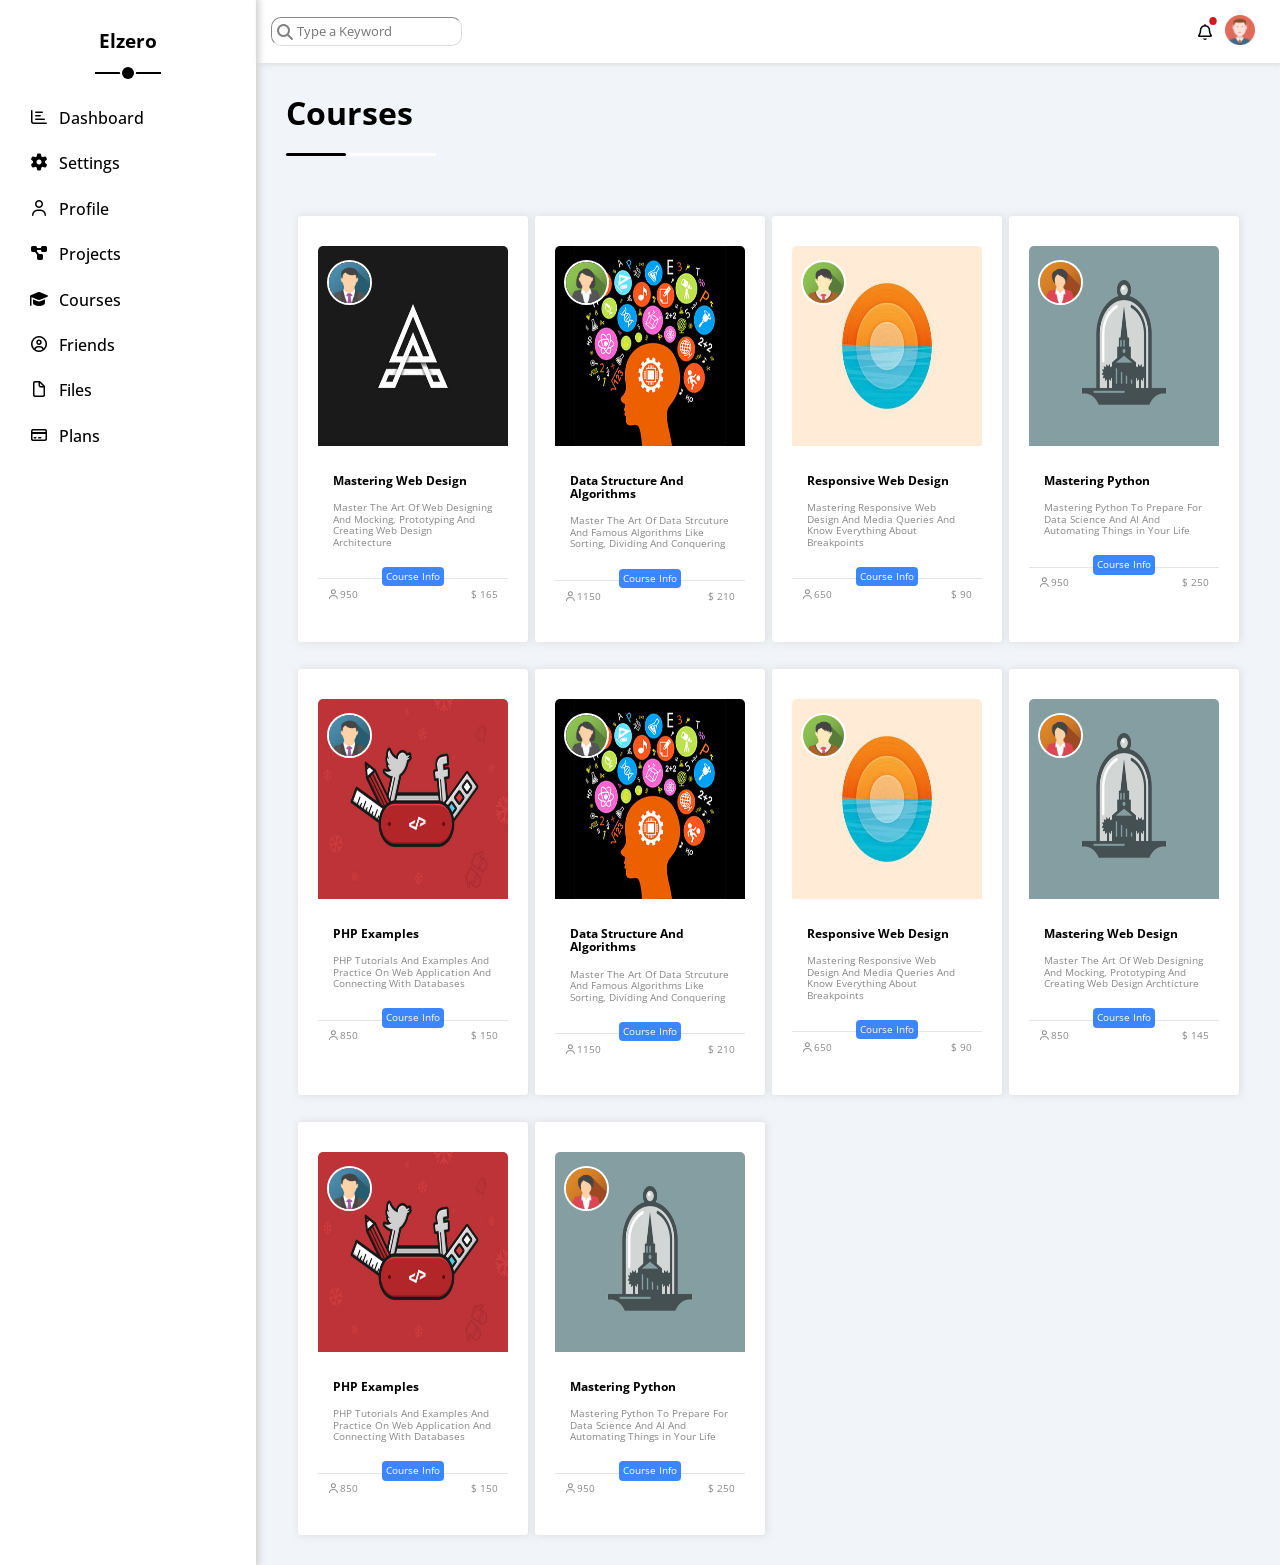
<file: Courses.html>
<!DOCTYPE html>
<html lang="en"> 

<head>
    <meta charset="UTF-8">
    <meta name="viewport" content="width=device-width, initial-scale=1.0">
    <link href="css/style.css" rel="stylesheet">
    <link href="css/all.min.css" rel="stylesheet">
    <link href="css/normalize.css" rel="stylesheet">

    <link href="https://fonts.googleapis.com/css2?family=Alex+Brush&family=Archivo+Black&family=Cairo:wght@200..1000&family=Jomhuria&family=Open+Sans:ital,wght@0,300..800;1,300..800&family=Work+Sans:ital,wght@0,100..900;1,100..900&display=swap" rel="stylesheet">
    <title>Template4</title>
</head>

<body>
    <aside>
        <div class="elzerotitle">
            <h3>Elzero</h3>
        </div>
        <ul>
            <li>
                <div>
                    <i class="fa-regular fa-chart-bar"></i>

                    <a href="index.html">
                        <p>Dashboard</p>
                    </a>

                </div>
            </li>
            <li>
                <div>
                    <i class="fa-solid fa-gear"></i>
                    <a href="Settings.html">
                        <p>Settings</p>
                    </a>


                </div>
            </li>
            <li>
                <div>
                    <i class="fa-regular fa-user"></i>
                    <a href="Profile.html">
                        <p>Profile</p>
                    </a>
                </div>
            </li>
            <li>
                <div>
                    <i class="fa-solid fa-diagram-project"></i>

                    <a href="Projects.html">
                        <p>Projects</p>
                    </a>
                </div>
            </li>
            <li>
                <div>
                    <i class="fa-solid fa-graduation-cap"></i>
                    <a href="Courses.html">
                        <p>Courses </p>
                    </a>

                </div>
            </li>
            <li>
                <div>
                    <i class="fa-regular fa-circle-user"></i>
                    <a href="Friends.html">
                        <p>Friends</p>
                    </a>
                </div>
            </li>
            <li>
                <div>
                    <i class="fa-regular fa-file"></i>
                    <a href="Files.html">
                        <p>Files</p>
                    </a>
                </div>
            </li>
            <li>
                <div>
                    <i class="fa-regular fa-credit-card"></i>
                    <a href="Plans.html">
                        <p>Plans</p>
                    </a>
                </div>
            </li>
        </ul>
    </aside>
    <main>
        <nav>
            <div class="search">
                <div class="icon"><i class="fa-solid fa-magnifying-glass"></i></div>
                <input type="text" placeholder="Type a Keyword">
            </div>
            <div class="bell">
                <div> <i class="fa-regular fa-bell"></i></div>

                <div><img src="image/avatar.png" alt=""></div>

            </div>
        </nav>
        <section>
            <div class="Courses">
                <div class="titlem">
                    <h1>Courses</h1>
                    <div class="line"></div>
                </div>
                <div class="cards">
                    <!-- start of card 1 -->
                    <div class="card">
                        <div class="img"><img src="image/course-01 (1).jpg" alt="not supported">
                            <div class="images"><img src="image/team-01.png" alt=""></div>
                        </div>
                        <div class="text">
                            <div class="name">
                                <h3>Mastering Web Design</h3>
                            </div>
                            <div class="describtion">
                                <p>Master The Art Of Web Designing And Mocking, Prototyping And Creating Web Design Architecture</p>
                            </div>
                        </div>
                        <div class="seperator"></div>
                        <div class="flex">
                            <p><i class="fa-regular fa-user"></i>950</p>
                            <p>$ 165</p>

                        </div>
                    </div>
                    <!-- end of card 1 -->
                    <!-- start of card 2 -->
                    <div class="card">
                        <div class="img"><img src="image/course-02.jpg" alt="not supported">
                            <div class="images"><img src="image/team-02.png" alt=""></div>
                        </div>
                        <div class="text">
                            <div class="name">
                                <h3>Data Structure And Algorithms</h3>
                            </div>
                            <div class="describtion">
                                <p>Master The Art Of Data Strcuture And Famous Algorithms Like Sorting, Dividing And Conquering</p>
                            </div>
                        </div>
                        <div class="seperator"></div>
                        <div class="flex">
                            <p><i class="fa-regular fa-user"></i>1150</p>
                            <p>$ 210</p>
                        </div>
                    </div>
                    <!-- end of card 2 -->
                    <!-- start of card 3 -->
                    <div class="card">
                        <div class="img"><img src="image/course-03.jpg" alt="not supported">
                            <div class="images"><img src="image/team-03.png" alt=""></div>
                        </div>
                        <div class="text">
                            <div class="name">
                                <h3>Responsive Web Design</h3>
                            </div>
                            <div class="describtion">
                                <p>Mastering Responsive Web Design And Media Queries And Know Everything About Breakpoints</p>
                            </div>
                        </div>
                        <div class="seperator"></div>
                        <div class="flex">
                            <p><i class="fa-regular fa-user"></i>650</p>
                            <p>$ 90</p>
                        </div>
                    </div>
                    <!-- end of card 3 -->
                    <!-- start of card 4 -->
                    <div class="card">
                        <div class="img"><img src="image/course-04.jpg" alt="not supported">
                            <div class="images"><img src="image/team-04.png" alt=""></div>
                        </div>
                        <div class="text">
                            <div class="name">
                                <h3>Mastering Python</h3>
                            </div>
                            <div class="describtion">
                                <p>Mastering Python To Prepare For Data Science And AI And Automating Things in Your Life</p>
                            </div>
                        </div>
                        <div class="seperator"></div>
                        <div class="flex">
                            <p><i class="fa-regular fa-user"></i>950</p>
                            <p>$ 250</p>
                        </div>
                    </div>
                    <!-- end of card 4 -->
                    <!-- start of card 5 -->
                    <div class="card">
                        <div class="img"><img src="image/course-05 (1).jpg" alt="not supported">
                            <div class="images"><img src="image/team-01.png" alt=""></div>
                        </div>
                        <div class="text">
                            <div class="name">
                                <h3>PHP Examples</h3>
                            </div>
                            <div class="describtion">
                                <p>PHP Tutorials And Examples And Practice On Web Application And Connecting With Databases</p>
                            </div>
                        </div>
                        <div class="seperator"></div>
                        <div class="flex">
                            <p><i class="fa-regular fa-user"></i>850</p>
                            <p>$ 150</p>
                        </div>
                    </div>
                    <!-- end of card 5 -->
                    <!-- start of card 6 -->
                    <div class="card">
                        <div class="img"><img src="image/course-02.jpg" alt="not supported">
                            <div class="images"><img src="image/team-02.png" alt=""></div>
                        </div>
                        <div class="text">
                            <div class="name">
                                <h3>Data Structure And Algorithms</h3>
                            </div>
                            <div class="describtion">
                                <p>Master The Art Of Data Strcuture And Famous Algorithms Like Sorting, Dividing And Conquering</p>
                            </div>
                        </div>
                        <div class="seperator"></div>
                        <div class="flex">
                            <p><i class="fa-regular fa-user"></i>1150</p>
                            <p>$ 210</p>
                        </div>
                    </div>
                    <!-- end of card 6-->
                    <!-- start of card 7 -->
                    <div class="card">
                        <div class="img"><img src="image/course-03.jpg" alt="not supported">
                            <div class="images"><img src="image/team-03.png" alt=""></div>
                        </div>
                        <div class="text">
                            <div class="name">
                                <h3>Responsive Web Design</h3>
                            </div>
                            <div class="describtion">
                                <p>Mastering Responsive Web Design And Media Queries And Know Everything About Breakpoints</p>
                            </div>
                        </div>
                        <div class="seperator"></div>
                        <div class="flex">
                            <p><i class="fa-regular fa-user"></i>650</p>
                            <p>$ 90</p>
                        </div>
                    </div>
                    <!-- end of card 7 -->
                    <!-- start of card 8 -->
                    <div class="card">
                        <div class="img"><img src="image/course-04.jpg" alt="not supported">
                            <div class="images"><img src="image/team-04.png" alt=""></div>
                        </div>
                        <div class="text">
                            <div class="name">
                                <h3>Mastering Web Design</h3>
                            </div>
                            <div class="describtion">
                                <p>Master The Art Of Web Designing And Mocking, Prototyping And Creating Web Design Archticture</p>
                            </div>
                        </div>
                        <div class="seperator"></div>
                        <div class="flex">
                            <p><i class="fa-regular fa-user"></i>850</p>
                            <p>$ 145</p>
                        </div>
                    </div>
                    <!-- end of card 8 -->
                    <!-- start of card 9 -->
                    <div class="card">
                        <div class="img"><img src="image/course-05 (1).jpg" alt="not supported">
                            <div class="images"><img src="image/team-01.png" alt=""></div>
                        </div>
                        <div class="text">
                            <div class="name">
                                <h3>PHP Examples</h3>

                            </div>
                            <div class="describtion">
                                <p>PHP Tutorials And Examples And Practice On Web Application And Connecting With Databases</p>
                            </div>
                        </div>
                        <div class="seperator"></div>
                        <div class="flex">
                            <p><i class="fa-regular fa-user"></i>850</p>
                            <p>$ 150</p>
                        </div>
                    </div>
                    <!-- end of card 9 -->
                    <!-- start of card 10 -->
                    <div class="card">
                        <div class="img"><img src="image/course-04.jpg" alt="not supported">
                            <div class="images"><img src="image/team-04.png" alt=""></div>
                        </div>
                        <div class="text">
                            <div class="name">
                                <h3>Mastering Python</h3>
                            </div>
                            <div class="describtion">
                                <p>Mastering Python To Prepare For Data Science And AI And Automating Things in Your Life</p>
                            </div>
                        </div>
                        <div class="seperator"></div>
                        <div class="flex">
                            <p><i class="fa-regular fa-user"></i>950</p>
                            <p>$ 250</p>
                        </div>
                    </div>
                    <!-- end of card 10 -->


                </div>
        </section>
    </main>
</body>
</file>
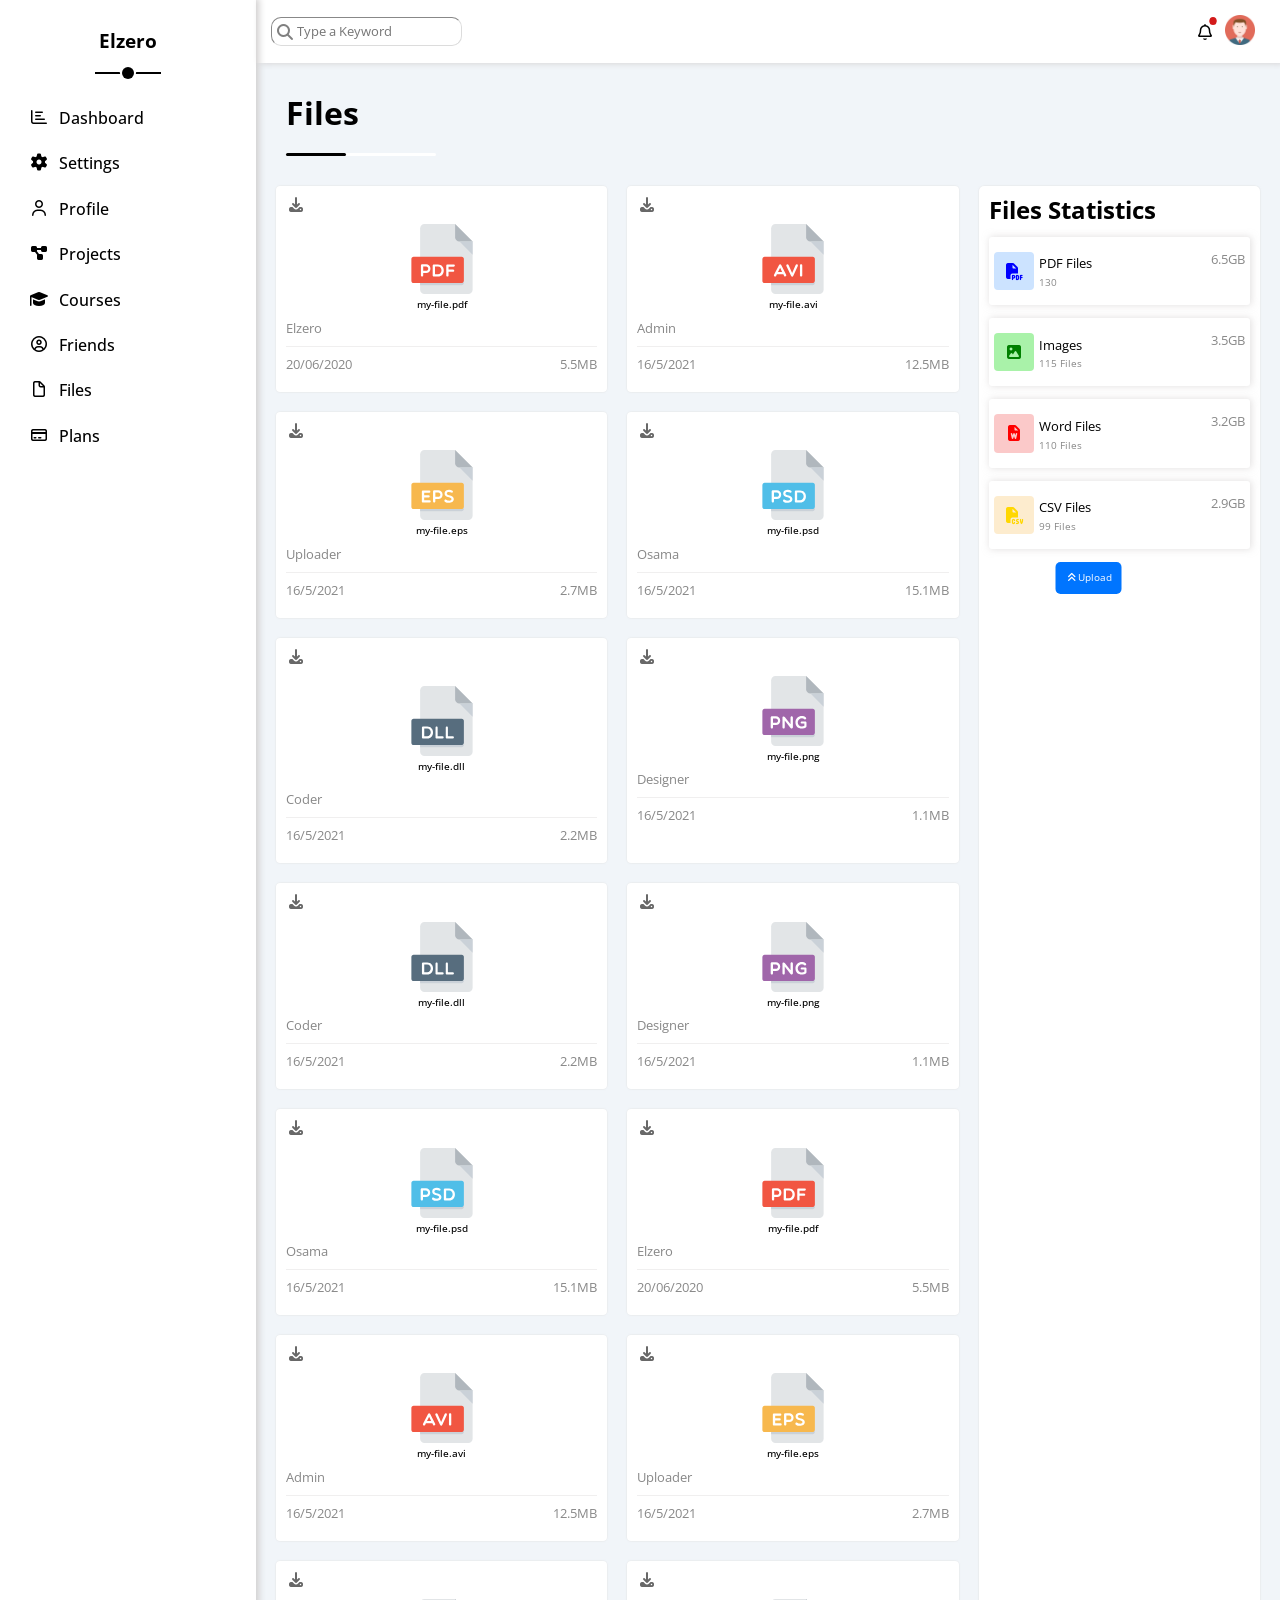
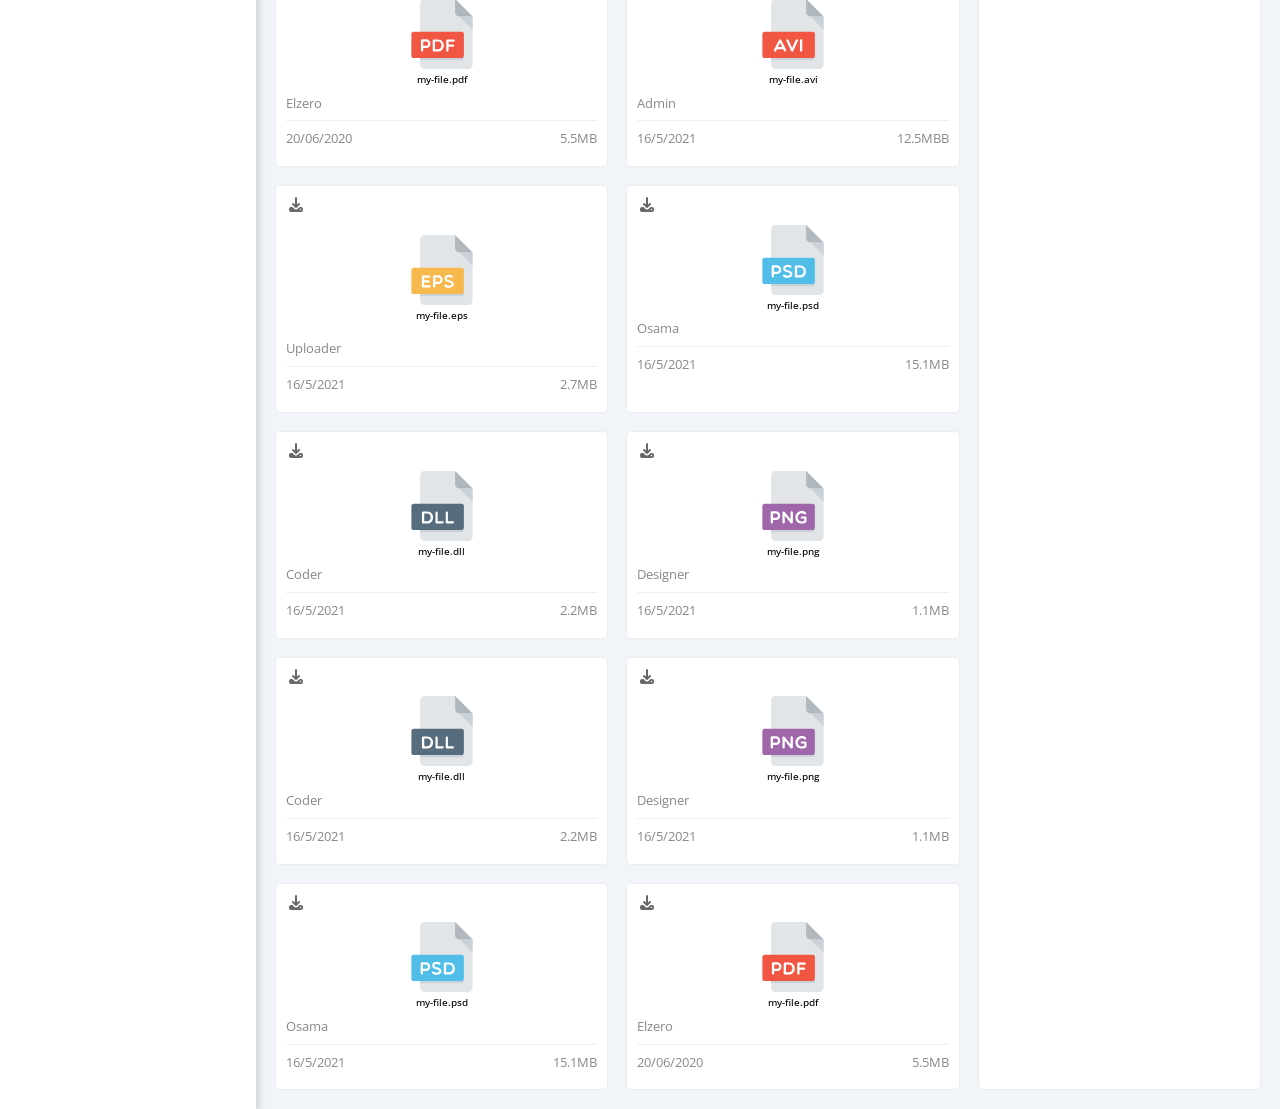
<file: Files.html>
<!DOCTYPE html>
<html lang="en">

<head>
    <meta charset="UTF-8">
    <meta name="viewport" content="width=device-width, initial-scale=1.0">
    <link href="css/style.css" rel="stylesheet">
    <link href="css/all.min.css" rel="stylesheet">
    <link href="css/normalize.css" rel="stylesheet">

    <link href="https://fonts.googleapis.com/css2?family=Alex+Brush&family=Archivo+Black&family=Cairo:wght@200..1000&family=Jomhuria&family=Open+Sans:ital,wght@0,300..800;1,300..800&family=Work+Sans:ital,wght@0,100..900;1,100..900&display=swap" rel="stylesheet">
    <title>Template4</title>
</head>

<body>
    <aside>
        <div class="elzerotitle">
            <h3>Elzero</h3>
        </div>
        <ul>
            <li>
                <div>
                    <i class="fa-regular fa-chart-bar"></i>

                   <a href="index.html">
                        <p>Dashboard</p>
                    </a>

                </div>
            </li>
            <li>
                <div>
                    <i class="fa-solid fa-gear"></i>
                    <a href="Settings.html">
                        <p>Settings</p>
                    </a>


                </div>
            </li>
            <li>
                <div>
                    <i class="fa-regular fa-user"></i>
                    <a href="Profile.html">
                        <p>Profile</p>
                    </a>
                </div>
            </li>
            <li>
                <div>
                    <i class="fa-solid fa-diagram-project"></i>

                    <a href="Projects.html">
                        <p>Projects</p>
                    </a>
                </div>
            </li>
            <li>
                <div>
                    <i class="fa-solid fa-graduation-cap"></i>
                    <a href="Courses.html">
                        <p>Courses </p>
                    </a>

                </div>
            </li>
            <li>
                <div>
                    <i class="fa-regular fa-circle-user"></i>
                    <a href="Friends.html">
                        <p>Friends</p>
                    </a>
                </div>
            </li>
            <li>
                <div>
                    <i class="fa-regular fa-file"></i>
                    <a href="Files.html">
                        <p>Files</p>
                    </a>
                </div>
            </li>
            <li>
                <div>
                    <i class="fa-regular fa-credit-card"></i>
                    <a href="Plans.html">
                        <p>Plans</p>
                    </a>
                </div>
            </li>
        </ul>
    </aside>
    <main>
        <nav>
            <div class="search">
                <div class="icon"><i class="fa-solid fa-magnifying-glass"></i></div>
                <input type="text" placeholder="Type a Keyword">
            </div>
            <div class="bell">
                <div> <i class="fa-regular fa-bell"></i></div>

                <div><img src="image/avatar.png" alt=""></div>

            </div>
        </nav>
        <section>
            <div class="Files">
                <div class="titlem">
                    <h1>Files</h1>
                    <div class="line"></div>
                </div>
                <div class="gridbig">
                    <div class="gridm">
                        <!-- start of first card -->
                        <div class="card">
                            <div class="icon"><i class="fa-solid fa-download"></i></div>
                            <div class="ni"> <img src="image/pdf.svg" alt="">
                                <nameoff>
                                    <p>my-file.pdf</p>
                                </nameoff>
                            </div>
                            <div class="amount">Elzero</div>
                            <div class="flex">
                                <div class="amount">
                                    <p>20/06/2020</p>
                                </div>
                                <div class="amount">
                                    <p>5.5MB</p>
                                </div>
                            </div>
                        </div>
                        <!-- end of 1st -->
                        <!-- start of 2nd -->
                        <div class="card">
                            <div class="icon"><i class="fa-solid fa-download"></i></div>
                            <div class="ni"> <img src="image/avi.svg" alt="">
                                <nameoff>
                                    <p>my-file.avi</p>
                                </nameoff>
                            </div>
                            <div class="amount">Admin</div>
                            <div class="flex">
                                <div class="amount">
                                    <p>16/5/2021</p>
                                </div>
                                <div class="amount">
                                    <p>12.5MB</p>
                                </div>
                            </div>
                        </div>
                        <!-- end of 2nd -->
                        <!-- start of 3nd -->
                        <div class="card">
                            <div class="icon"><i class="fa-solid fa-download"></i></div>
                            <div class="ni"> <img src="image/eps.svg" alt="">
                                <nameoff>
                                    <p>my-file.eps</p>
                                </nameoff>
                            </div>
                            <div class="amount">Uploader</div>
                            <div class="flex">
                                <div class="amount">
                                    <p>16/5/2021</p>
                                </div>
                                <div class="amount">
                                    <p>2.7MB</p>
                                </div>
                            </div>
                        </div>
                        <!-- end of 3nd -->
                        <!-- start of 4nd -->
                        <div class="card">
                            <div class="icon"><i class="fa-solid fa-download"></i></div>
                            <div class="ni"><img src="image/psd (1).svg" alt="">
                                <nameoff>
                                    <p>my-file.psd</p>
                                </nameoff>
                            </div>
                            <div class="amount">Osama</div>
                            <div class="flex">
                                <div class="amount">
                                    <p>16/5/2021</p>
                                </div>
                                <div class="amount">
                                    <p>15.1MB</p>
                                </div>
                            </div>
                        </div>
                        <!-- end of 4nd -->
                        <!-- start of 5nd -->
                        <div class="card">
                            <div class="icon"><i class="fa-solid fa-download"></i></div>
                            <div class="ni">

                                <div class="ni"> <img src="image/dll.svg" alt="">
                                    <nameoff>
                                        <p>my-file.dll</p>
                                    </nameoff>
                                </div>
                            </div>
                            <div class="amount">Coder</div>
                            <div class="flex">
                                <div class="amount">
                                    <p>16/5/2021</p>
                                </div>
                                <div class="amount">
                                    <p>2.2MB</p>
                                </div>
                            </div>
                        </div>
                        <!-- end of 5nd -->
                        <!-- start of 6nd -->
                        <div class="card">
                            <div class="icon"><i class="fa-solid fa-download"></i></div>
                            <div class="ni"> <img src="image/png.svg" alt="">
                                <nameoff>
                                    <p>my-file.png</p>
                                </nameoff>
                            </div>
                            <div class="amount">Designer</div>
                            <div class="flex">
                                <div class="amount">
                                    <p>16/5/2021</p>
                                </div>
                                <div class="amount">
                                    <p>1.1MB</p>
                                </div>
                            </div>
                        </div>
                        <!-- end of 6nd -->
                        <!-- start of 7nd -->
                        <div class="card">
                            <div class="icon"><i class="fa-solid fa-download"></i></div>
                            <div class="ni"> <img src="image/dll.svg" alt="">
                                <nameoff>
                                    <p>my-file.dll</p>
                                </nameoff>
                            </div>
                            <div class="amount">Coder</div>
                            <div class="flex">
                                <div class="amount">
                                    <p>16/5/2021</p>
                                </div>
                                <div class="amount">
                                    <p>2.2MB</p>
                                </div>
                            </div>
                        </div>
                        <!-- end of 7nd -->
                        <!-- start of 8nd -->
                        <div class="card">
                            <div class="icon"><i class="fa-solid fa-download"></i></div>
                            <div class="ni">

                                <img src="image/png.svg" alt="">
                                <nameoff>
                                    <p>my-file.png</p>
                                </nameoff>
                            </div>
                            <div class="amount">Designer</div>
                            <div class="flex">
                                <div class="amount">
                                    <p>16/5/2021</p>
                                </div>
                                <div class="amount">
                                    <p>1.1MB</p>
                                </div>
                            </div>
                        </div>
                        <!-- end of 8nd -->
                        <!-- start of 9nd -->
                        <div class="card">
                            <div class="icon"><i class="fa-solid fa-download"></i></div>
                            <div class="ni"> <img src="image/psd (1).svg" alt="">
                                <nameoff>
                                    <p>my-file.psd</p>
                                </nameoff>
                            </div>
                            <div class="amount">Osama</div>
                            <div class="flex">
                                <div class="amount">
                                    <p>16/5/2021</p>
                                </div>
                                <div class="amount">
                                    <p>15.1MB</p>
                                </div>
                            </div>
                        </div>
                        <!-- end of 9nd -->
                        <!-- start of 10nd -->
                        <div class="card">
                            <div class="icon"><i class="fa-solid fa-download"></i></div>
                            <div class="ni"> <img src="image/pdf.svg" alt="">
                                <nameoff>
                                    <p>my-file.pdf</p>
                                </nameoff>
                            </div>
                            <div class="amount">Elzero</div>
                            <div class="flex">
                                <div class="amount">
                                    <p>20/06/2020</p>
                                </div>
                                <div class="amount">
                                    <p>5.5MB</p>
                                </div>
                            </div>
                        </div>
                        <!-- end of 10nd -->
                        <!-- start of 11nd -->
                        <div class="card">
                            <div class="icon"><i class="fa-solid fa-download"></i></div>
                            <div class="ni"> <img src="image/avi.svg" alt="">
                                <nameoff>
                                    <p>my-file.avi</p>
                                </nameoff>
                            </div>
                            <div class="amount">Admin</div>
                            <div class="flex">
                                <div class="amount">
                                    <p>16/5/2021</p>
                                </div>
                                <div class="amount">
                                    <p>12.5MB</p>
                                </div>
                            </div>
                        </div>
                        <!-- end of 11nd -->
                        <!-- start of 12nd -->
                        <div class="card">
                            <div class="icon"><i class="fa-solid fa-download"></i></div>
                            <div class="ni"><img src="image/eps.svg" alt="">
                                <nameoff>
                                    <p>my-file.eps</p>
                                </nameoff>
                            </div>
                            <div class="amount">Uploader</div>
                            <div class="flex">
                                <div class="amount">
                                    <p>16/5/2021</p>
                                </div>
                                <div class="amount">
                                    <p>2.7MB</p>
                                </div>
                            </div>
                        </div>
                        <!-- end of 12nd -->
                        <!-- start of 13nd -->
                        <div class="card">
                            <div class="icon"><i class="fa-solid fa-download"></i></div>
                            <div class="ni"> <img src="image/pdf.svg" alt="">
                                <nameoff>
                                    <p>my-file.pdf</p>
                                </nameoff>
                            </div>
                            <div class="amount">Elzero</div>
                            <div class="flex">
                                <div class="amount">
                                    <p>20/06/2020</p>
                                </div>
                                <div class="amount">
                                    <p>5.5MB</p>
                                </div>
                            </div>
                        </div>
                        <!-- end of 13 -->
                        <!-- start of 14nd -->
                        <div class="card">
                            <div class="icon"><i class="fa-solid fa-download"></i></div>
                            <div class="ni"> <img src="image/avi.svg" alt="">
                                <nameoff>
                                    <p>my-file.avi</p>
                                </nameoff>
                            </div>
                            <div class="amount">Admin</div>
                            <div class="flex">
                                <div class="amount">
                                    <p>16/5/2021</p>
                                </div>
                                <div class="amount">
                                    <p>12.5MBB</p>
                                </div>
                            </div>
                        </div>
                        <!-- end of 14nd -->
                        <!-- start of 15nd -->
                        <div class="card">
                            <div class="icon"><i class="fa-solid fa-download"></i></div>
                            <div class="ni">
                                <div class="ni"> <img src="image/eps.svg" alt="">
                                    <nameoff>
                                        <p>my-file.eps</p>
                                    </nameoff>
                                </div>
                            </div>
                            <div class="amount">Uploader</div>
                            <div class="flex">
                                <div class="amount">
                                    <p>16/5/2021</p>
                                </div>
                                <div class="amount">
                                    <p>2.7MB</p>
                                </div>
                            </div>
                        </div>
                        <!-- end of 15-->
                        <!-- start of 16d -->
                        <div class="card">
                            <div class="icon"><i class="fa-solid fa-download"></i></div>
                            <div class="ni"> <img src="image/psd (1).svg" alt="">
                                <nameoff>
                                    <p>my-file.psd</p>
                                </nameoff>
                            </div>
                            <div class="amount">Osama</div>
                            <div class="flex">
                                <div class="amount">
                                    <p>16/5/2021</p>
                                </div>
                                <div class="amount">
                                    <p>15.1MB</p>
                                </div>
                            </div>
                        </div>
                        <!-- end of 16 -->
                        <!-- start of 17 -->
                        <div class="card">
                            <div class="icon"><i class="fa-solid fa-download"></i></div>
                            <div class="ni"> <img src="image/dll.svg" alt="">
                                <nameoff>
                                    <p>my-file.dll</p>
                                </nameoff>
                            </div>
                            <div class="amount">Coder</div>
                            <div class="flex">
                                <div class="amount">
                                    <p>16/5/2021</p>
                                </div>
                                <div class="amount">
                                    <p>2.2MB</p>
                                </div>
                            </div>
                        </div>
                        <!-- end of 17 -->
                        <!-- start of 18 -->
                        <div class="card">
                            <div class="icon"><i class="fa-solid fa-download"></i></div>
                            <div class="ni"> <img src="image/png.svg" alt="">
                                <nameoff>
                                    <p>my-file.png</p>
                                </nameoff>
                            </div>
                            <div class="amount">Designer</div>
                            <div class="flex">
                                <div class="amount">
                                    <p>16/5/2021</p>
                                </div>
                                <div class="amount">
                                    <p>1.1MB</p>
                                </div>
                            </div>
                        </div>
                        <!-- end of 18 -->
                        <!-- start of 19 -->
                        <div class="card">
                            <div class="icon"><i class="fa-solid fa-download"></i></div>
                            <div class="ni"> <img src="image/dll.svg" alt="">
                                <nameoff>
                                    <p>my-file.dll</p>
                                </nameoff>
                            </div>
                            <div class="amount">Coder</div>
                            <div class="flex">
                                <div class="amount">
                                    <p>16/5/2021</p>
                                </div>
                                <div class="amount">
                                    <p>2.2MB</p>
                                </div>
                            </div>
                        </div>
                        <!-- end of 19 -->
                        <!-- start of 20 -->
                        <div class="card">
                            <div class="icon"><i class="fa-solid fa-download"></i></div>
                            <div class="ni"> <img src="image/png.svg" alt="">
                                <nameoff>
                                    <p>my-file.png</p>
                                </nameoff>
                            </div>
                            <div class="amount">Designer</div>
                            <div class="flex">
                                <div class="amount">
                                    <p>16/5/2021</p>
                                </div>
                                <div class="amount">
                                    <p>1.1MB</p>
                                </div>
                            </div>
                        </div>
                        <!-- end of 20-->
                        <!-- start of 21 -->
                        <div class="card">
                            <div class="icon"><i class="fa-solid fa-download"></i></div>
                            <div class="ni"> <img src="image/psd (1).svg" alt="">
                                <nameoff>
                                    <p>my-file.psd</p>
                                </nameoff>
                            </div>
                            <div class="amount">Osama</div>
                            <div class="flex">
                                <div class="amount">
                                    <p>16/5/2021</p>
                                </div>
                                <div class="amount">
                                    <p>15.1MB</p>
                                </div>
                            </div>
                        </div>
                        <!-- end of 21 -->
                        <!-- start of 22 -->
                        <div class="card">
                            <div class="icon"><i class="fa-solid fa-download"></i></div>
                            <div class="ni"><img src="image/pdf.svg" alt="">
                                <nameoff>
                                    <p>my-file.pdf</p>
                                </nameoff>
                            </div>
                            <div class="amount">Elzero</div>
                            <div class="flex">
                                <div class="amount">
                                    <p>20/06/2020</p>
                                </div>
                                <div class="amount">
                                    <p>5.5MB</p>
                                </div>
                            </div>
                        </div>

                        <!-- end of 22nd -->

                    </div>
                    <div class="gridsec">
                        <h2>Files Statistics</h2>
                        <div class="card">
                            <div class="flex1">
                                <div class="interflex">
                                    <div class="icn"> <i class="fa-solid fa-file-pdf"></i></div>
                                    <div class="txtt">
                                        <p>PDF Files</p>
                                        <div class="amount">130</div>
                                    </div>
                                </div>
                                <div class="amount">6.5GB</div>
                            </div>
                        </div>
                        <div class="card">
                            <div class="flex1">
                                <div class="interflex">
                                    <div class="icn"> <i class="fa-solid fa-image"></i></div>
                                    <div class="txtt">
                                        <p>Images</p>
                                        <div class="amount">115 Files</div>
                                    </div>
                                </div>
                                <div class="amount">3.5GB</div>
                            </div>
                        </div>
                        <div class="card">
                            <div class="flex1">
                                <div class="interflex">
                                    <div class="icn"> <i class="fa-solid fa-file-word"></i></div>
                                    <div class="txtt">
                                        <p>Word Files</p>
                                        <div class="amount">110 Files</div>
                                    </div>
                                </div>
                                <div class="amount">3.2GB
                                </div>
                            </div>
                        </div>
                        <div class="card">
                            <div class="flex1">
                                <div class="interflex">
                                    <div class="icn"> <i class="fa-solid fa-file-csv"></i></div>
                                    <div class="txtt">
                                        <p>CSV Files</p>
                                        <div class="amount">99 Files</div>
                                    </div>
                                </div>
                                <div class="amount">2.9GB</div>
                            </div>
                        </div>

                        <div class="button">

                            <p> <i id="icon" class="fa-solid fa-angles-up">
                                </i>Upload</p>
                        </div>
                    </div>
                </div>
            </div>
        </section>
    </main>
</body>

</html>
</file>
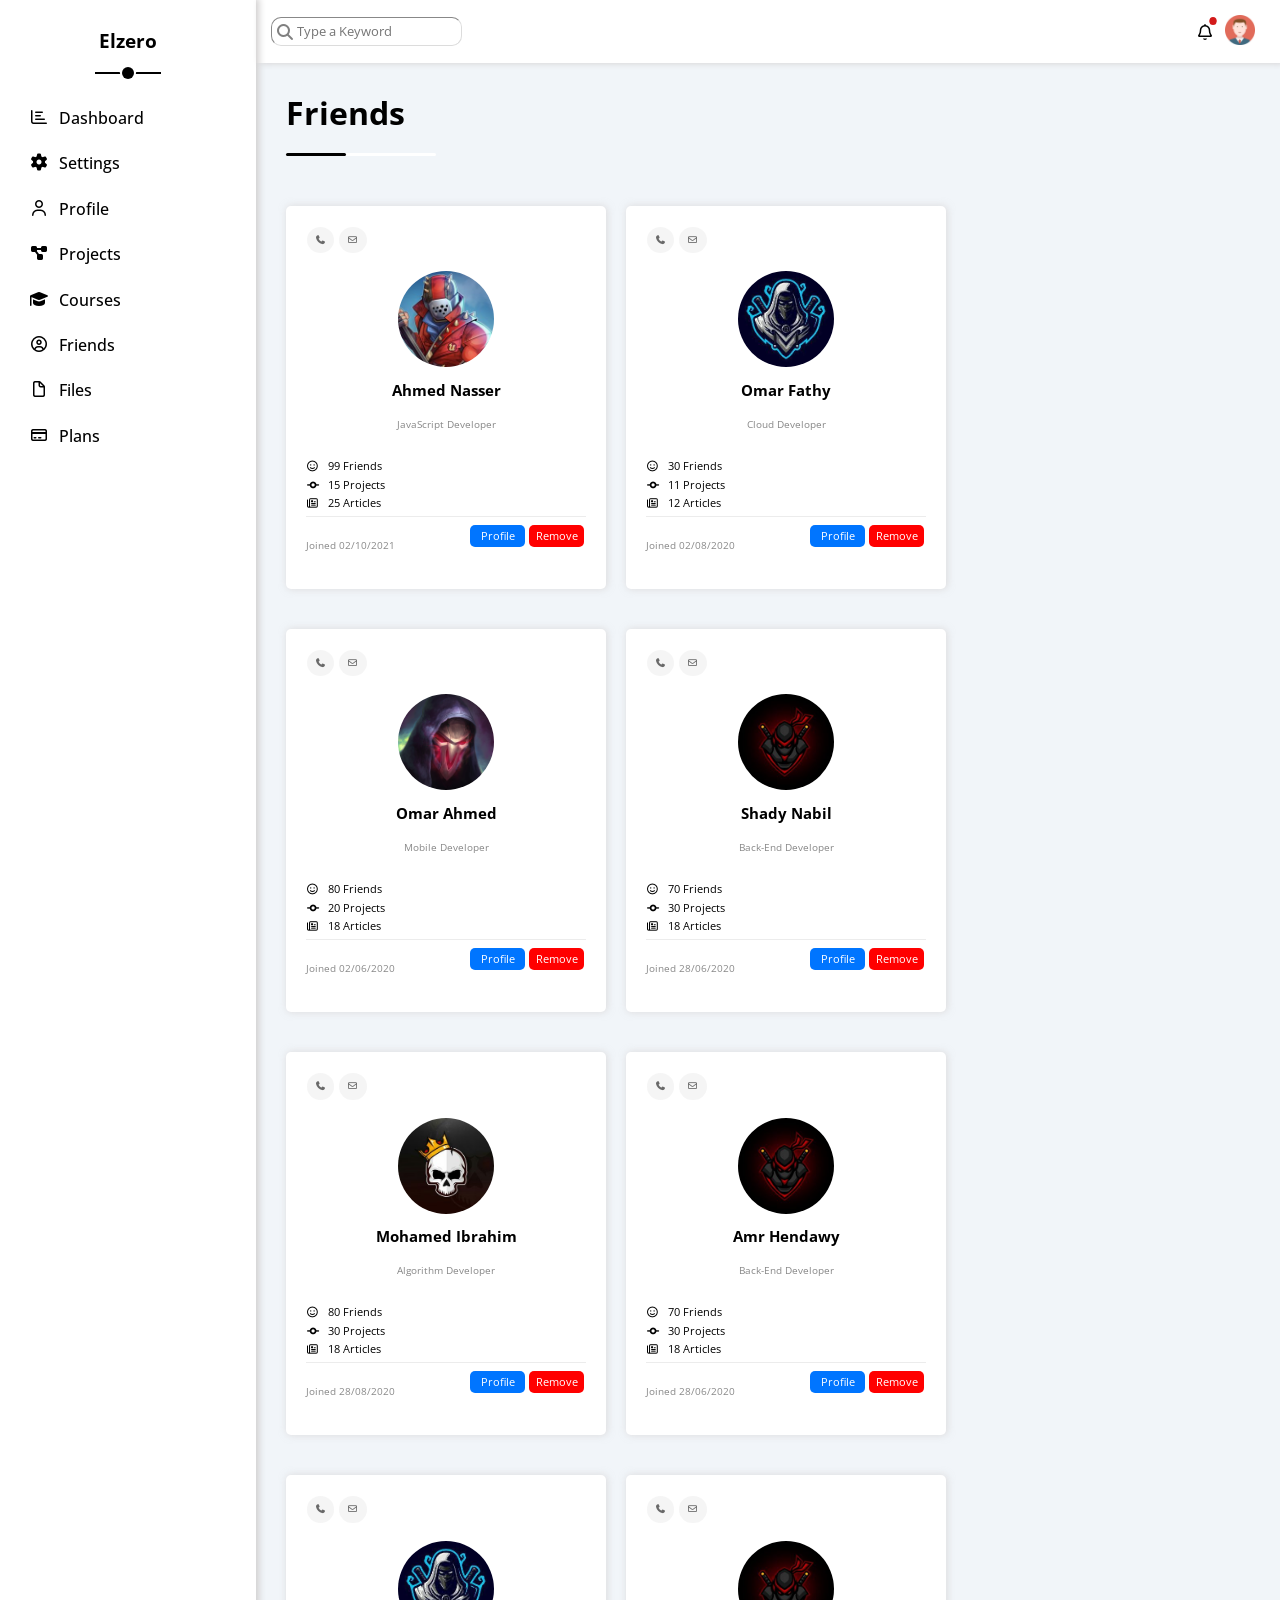
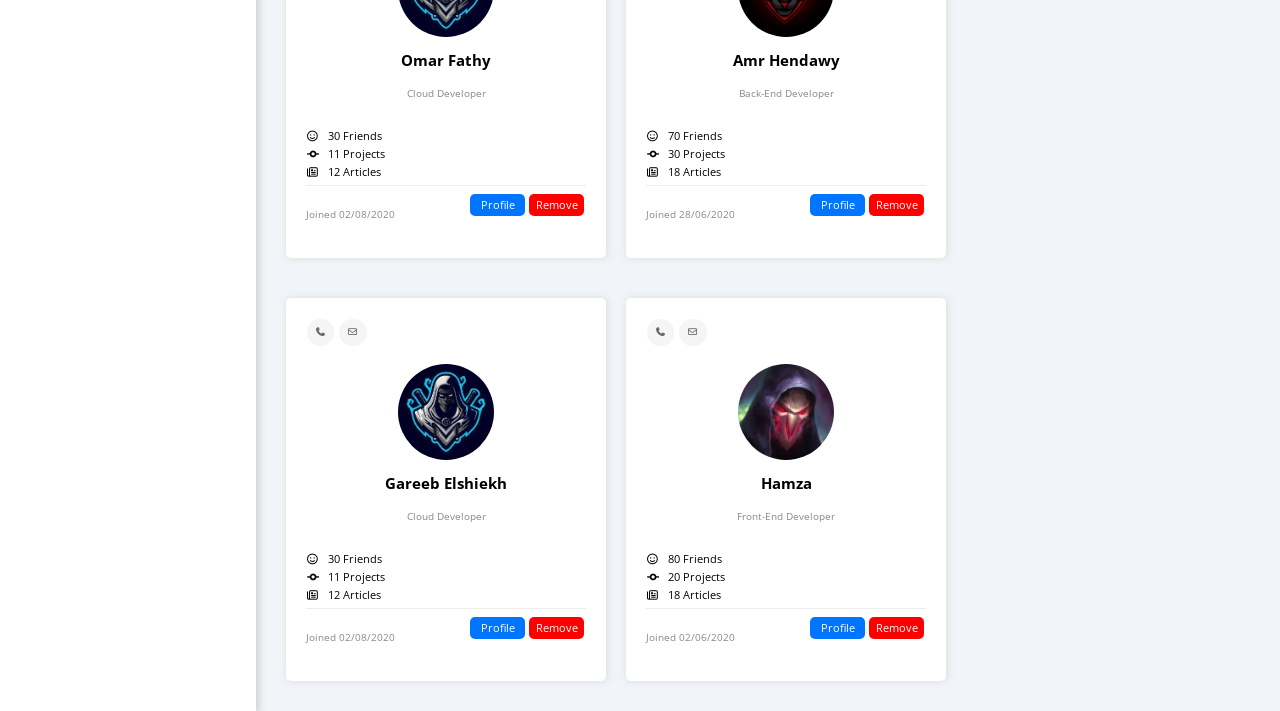
<file: Friends.html>
<!DOCTYPE html>
<html lang="en">

<head>
    <meta charset="UTF-8"> 
    <meta name="viewport" content="width=device-width, initial-scale=1.0">
    <link href="css/style.css" rel="stylesheet">
    <link href="css/all.min.css" rel="stylesheet">
    <link href="css/normalize.css" rel="stylesheet">


    <link href="https://fonts.googleapis.com/css2?family=Alex+Brush&family=Archivo+Black&family=Cairo:wght@200..1000&family=Jomhuria&family=Open+Sans:ital,wght@0,300..800;1,300..800&family=Work+Sans:ital,wght@0,100..900;1,100..900&display=swap" rel="stylesheet">
    <title>Template4</title>
</head>

<body>
    <aside>
        <div class="elzerotitle">
            <h3>Elzero</h3>
        </div>
        <ul>
            <li>
                <div>
                    <i class="fa-regular fa-chart-bar"></i>

                    <a href="index.html">
                        <p>Dashboard</p>
                    </a>

                </div>
            </li>
            <li>
                <div>
                    <i class="fa-solid fa-gear"></i>
                    <a href="Settings.html">
                        <p>Settings</p>
                    </a>


                </div>
            </li>
            <li>
                <div>
                    <i class="fa-regular fa-user"></i>
                    <a href="Profile.html">
                        <p>Profile</p>
                    </a>
                </div>
            </li>
            <li>
                <div>
                    <i class="fa-solid fa-diagram-project"></i>

                    <a href="Projects.html">
                        <p>Projects</p>
                    </a>
                </div>
            </li>
            <li>
                <div>
                    <i class="fa-solid fa-graduation-cap"></i>
                    <a href="Courses.html">
                        <p>Courses </p>
                    </a>

                </div>
            </li>
            <li>
                <div>
                    <i class="fa-regular fa-circle-user"></i>
                    <a href="Friends.html">
                        <p>Friends</p>
                    </a>
                </div>
            </li>
            <li>
                <div>
                    <i class="fa-regular fa-file"></i>
                    <a href="Files.html">
                        <p>Files</p>
                    </a>
                </div>
            </li>
            <li>
                <div>
                    <i class="fa-regular fa-credit-card"></i>
                    <a href="Plans.html">
                        <p>Plans</p>
                    </a>
                </div>
            </li>
        </ul>
    </aside>
    <main>
        <nav>
    <div class="search">
        <div class="icon">
            <i class="fa-solid fa-magnifying-glass"></i>
        </div>
        <input type="text" placeholder="Type a Keyword">
    </div>

    <div class="bell">
        <div>
            <i class="fa-regular fa-bell"></i>
        </div>

        <div>
            <img src="image/avatar.png" alt="">
        </div>
    </div>
        </nav>
        <section>
            <div class="Friends">
                <div class="titlem">
                    <h1>Friends</h1>
                    <div class="line"></div>
                </div>

                <div class="grid">
                    <!-- start of first card -->
                    <div class="card">
                        <div class="icons">
                            <div class="tele"><i class="fa-solid fa-phone"></i></div>
                            <div class="env"><i class="fa-regular fa-envelope"></i></div>
                        </div>
                        <div class="firstblock">
                            <div class="images"><img src="image/friend-01 (1).jpg" alt=""></div>
                            <h3>Ahmed Nasser</h3>
                            <div class="describtion">
                                <p>JavaScript Developer</p>
                            </div>
                        </div>
                        <div class="box">
                            <div class="row"> <i class="fa-regular fa-face-smile"></i><span>99 Friends</span></div>
                            <div class="row"> <i class="fa-solid fa-code-commit fa-fw"></i><span>15 Projects</span></div>
                            <div class="row"> <i class="fa-regular fa-newspaper fa-fw"></i><span>25 Articles</span></div>
                        </div>
                        <div class="footerflex">
                            <div class="describtion">
                                <p>Joined 02/10/2021</p>
                            </div>
                            <div class="right">
                                <div class="bluebutton">
                                    <p>Profile</p>
                                </div>
                                <div class="redbutton">
                                    <p>Remove</p>
                                </div>
                            </div>
                        </div>
                    </div>
                    <!-- end of first card -->
                    <!-- start of sec card -->
                    <div class="card">
                        <div class="icons">
                            <div class="tele"><i class="fa-solid fa-phone"></i></div>
                            <div class="env"><i class="fa-regular fa-envelope"></i></div>
                        </div>
                        <div class="firstblock">
                            <div class="images"><img src="image/friend-02.jpg" alt=""></div>
                            <h3>Omar Fathy</h3>
                            <div class="describtion">
                                <p>Cloud Developer</p>
                            </div>
                        </div>
                        <div class="box">
                            <div class="row"> <i class="fa-regular fa-face-smile"></i><span>30  Friends</span></div>
                            <div class="row"> <i class="fa-solid fa-code-commit fa-fw"></i><span>11 Projects</span></div>
                            <div class="row"> <i class="fa-regular fa-newspaper fa-fw"></i><span>12 Articles</span></div>
                        </div>
                        <div class="footerflex">
                            <div class="describtion">
                                <p>Joined 02/08/2020</p>
                            </div>
                            <div class="right">
                                <div class="bluebutton">
                                    <p>Profile</p>
                                </div>
                                <div class="redbutton">
                                    <p>Remove</p>
                                </div>
                            </div>
                        </div>
                    </div>
                    <!-- end of sec card -->
                    <!-- start of thrd card -->
                    <div class="card">
                        <div class="icons">
                            <div class="tele"><i class="fa-solid fa-phone"></i></div>
                            <div class="env"><i class="fa-regular fa-envelope"></i></div>
                        </div>
                        <div class="firstblock">
                            <div class="images"><img src="image/friend-03.jpg" alt=""></div>
                            <h3>Omar Ahmed</h3>
                            <div class="describtion">
                                <p>Mobile Developer</p>
                            </div>
                        </div>
                        <div class="box">
                            <div class="row"> <i class="fa-regular fa-face-smile"></i><span>80  Friends</span></div>
                            <div class="row"> <i class="fa-solid fa-code-commit fa-fw"></i><span>20 Projects</span></div>
                            <div class="row"> <i class="fa-regular fa-newspaper fa-fw"></i><span>18 Articles</span></div>
                        </div>
                        <div class="footerflex">
                            <div class="describtion">
                                <p>Joined 02/06/2020</p>
                            </div>
                            <div class="right">
                                <div class="bluebutton">
                                    <p>Profile</p>
                                </div>
                                <div class="redbutton">
                                    <p>Remove</p>
                                </div>
                            </div>
                        </div>
                    </div>
                    <!-- end of third card -->
                    <!-- start of 4th card -->

                    <div class="card">
                        <div class="icons">
                            <div class="tele"><i class="fa-solid fa-phone"></i></div>
                            <div class="env"><i class="fa-regular fa-envelope"></i></div>
                        </div>
                        <div class="firstblock">
                            <div class="images"><img src="image/friend-04.jpg" alt=""></div>
                            <h3>Shady Nabil </h3>
                            <div class="describtion">
                                <p>Back-End Developer</p>
                            </div>
                        </div>
                        <div class="box">
                            <div class="row"> <i class="fa-regular fa-face-smile"></i><span>70  Friends</span></div>
                            <div class="row"> <i class="fa-solid fa-code-commit fa-fw"></i><span>30 Projects</span></div>
                            <div class="row"> <i class="fa-regular fa-newspaper fa-fw"></i><span>18 Articles</span></div>
                        </div>
                        <div class="footerflex">
                            <div class="describtion">
                                <p>Joined 28/06/2020</p>
                            </div>
                            <div class="right">
                                <div class="bluebutton">
                                    <p>Profile</p>
                                </div>
                                <div class="redbutton">
                                    <p>Remove</p>
                                </div>
                            </div>
                        </div>
                    </div>
                    <!-- end of 4th card -->
                    <!-- start of 5th -->
                    <div class="card">
                        <div class="icons">
                            <div class="tele"><i class="fa-solid fa-phone"></i></div>
                            <div class="env"><i class="fa-regular fa-envelope"></i></div>
                        </div>
                        <div class="firstblock">
                            <div class="images"><img src="image/friend-05.jpg" alt=""></div>
                            <h3>Mohamed Ibrahim </h3>
                            <div class="describtion">
                                <p> Algorithm Developer</p>
                            </div>
                        </div>
                        <div class="box">
                            <div class="row"> <i class="fa-regular fa-face-smile"></i><span>80  Friends</span></div>
                            <div class="row"> <i class="fa-solid fa-code-commit fa-fw"></i><span>30 Projects</span></div>
                            <div class="row"> <i class="fa-regular fa-newspaper fa-fw"></i><span>18 Articles</span></div>
                        </div>
                        <div class="footerflex">
                            <div class="describtion">
                                <p>Joined 28/08/2020</p>
                            </div>
                            <div class="right">
                                <div class="bluebutton">
                                    <p>Profile</p>
                                </div>
                                <div class="redbutton">
                                    <p>Remove</p>
                                </div>
                            </div>
                        </div>
                    </div>
                    <!-- end of 5th card -->
                    <!-- start of 6th card -->
                    <div class="card">
                        <div class="icons">
                            <div class="tele"><i class="fa-solid fa-phone"></i></div>
                            <div class="env"><i class="fa-regular fa-envelope"></i></div>
                        </div>
                        <div class="firstblock">
                            <div class="images"><img src="image/friend-04.jpg" alt=""></div>
                            <h3>Amr Hendawy </h3>
                            <div class="describtion">
                                <p>Back-End Developer</p>
                            </div>
                        </div>
                        <div class="box">
                            <div class="row"> <i class="fa-regular fa-face-smile"></i><span>70  Friends</span></div>
                            <div class="row"> <i class="fa-solid fa-code-commit fa-fw"></i><span>30 Projects</span></div>
                            <div class="row"> <i class="fa-regular fa-newspaper fa-fw"></i><span>18 Articles</span></div>
                        </div>
                        <div class="footerflex">
                            <div class="describtion">
                                <p>Joined 28/06/2020</p>
                            </div>
                            <div class="right">
                                <div class="bluebutton">
                                    <p>Profile</p>
                                </div>
                                <div class="redbutton">
                                    <p>Remove</p>
                                </div>
                            </div>
                        </div>
                    </div>
                    <!-- end of 6th card -->
                    <!-- start 0f 7th card -->

                    <div class="card">
                        <div class="icons">
                            <div class="tele"><i class="fa-solid fa-phone"></i></div>
                            <div class="env"><i class="fa-regular fa-envelope"></i></div>
                        </div>
                        <div class="firstblock">
                            <div class="images"><img src="image/friend-02.jpg" alt=""></div>
                            <h3>Omar Fathy</h3>
                            <div class="describtion">
                                <p>Cloud Developer</p>
                            </div>
                        </div>
                        <div class="box">
                            <div class="row"> <i class="fa-regular fa-face-smile"></i><span>30  Friends</span></div>
                            <div class="row"> <i class="fa-solid fa-code-commit fa-fw"></i><span>11 Projects</span></div>
                            <div class="row"> <i class="fa-regular fa-newspaper fa-fw"></i><span>12 Articles</span></div>
                        </div>
                        <div class="footerflex">
                            <div class="describtion">
                                <p>Joined 02/08/2020</p>
                            </div>
                            <div class="right">
                                <div class="bluebutton">
                                    <p>Profile</p>
                                </div>
                                <div class="redbutton">
                                    <p>Remove</p>
                                </div>
                            </div>
                        </div>
                    </div>
                    <!-- end of 7th card -->
                    <div class="card">
                        <div class="icons">
                            <div class="tele"><i class="fa-solid fa-phone"></i></div>
                            <div class="env"><i class="fa-regular fa-envelope"></i></div>
                        </div>
                        <div class="firstblock">
                            <div class="images"><img src="image/friend-04.jpg" alt=""></div>
                            <h3>Amr Hendawy </h3>
                            <div class="describtion">
                                <p>Back-End Developer</p>
                            </div>
                        </div>
                        <div class="box">
                            <div class="row"> <i class="fa-regular fa-face-smile"></i><span>70  Friends</span></div>
                            <div class="row"> <i class="fa-solid fa-code-commit fa-fw"></i><span>30 Projects</span></div>
                            <div class="row"> <i class="fa-regular fa-newspaper fa-fw"></i><span>18 Articles</span></div>
                        </div>
                        <div class="footerflex">
                            <div class="describtion">
                                <p>Joined 28/06/2020</p>
                            </div>
                            <div class="right">
                                <div class="bluebutton">
                                    <p>Profile</p>
                                </div>
                                <div class="redbutton">
                                    <p>Remove</p>
                                </div>
                            </div>
                        </div>
                    </div>
                    <!-- end of 8 -->

                    <!-- start of 9th card -->
                    <div class="card">
                        <div class="icons">
                            <div class="tele"><i class="fa-solid fa-phone"></i></div>
                            <div class="env"><i class="fa-regular fa-envelope"></i></div>
                        </div>
                        <div class="firstblock">
                            <div class="images"><img src="image/friend-02.jpg" alt=""></div>
                            <h3>Gareeb Elshiekh</h3>
                            <div class="describtion">
                                <p>Cloud Developer</p>
                            </div>
                        </div>
                        <div class="box">
                            <div class="row"> <i class="fa-regular fa-face-smile"></i><span>30  Friends</span></div>
                            <div class="row"> <i class="fa-solid fa-code-commit fa-fw"></i><span>11 Projects</span></div>
                            <div class="row"> <i class="fa-regular fa-newspaper fa-fw"></i><span>12 Articles</span></div>
                        </div>
                        <div class="footerflex">
                            <div class="describtion">
                                <p>Joined 02/08/2020</p>
                            </div>
                            <div class="right">
                                <div class="bluebutton">
                                    <p>Profile</p>
                                </div>
                                <div class="redbutton">
                                    <p>Remove</p>
                                </div>
                            </div>
                        </div>
                    </div>
                    <!-- end of 9th card -->
                    <!-- start of10th card -->
                    <div class="card">
                        <div class="icons">
                            <div class="tele"><i class="fa-solid fa-phone"></i></div>
                            <div class="env"><i class="fa-regular fa-envelope"></i></div>
                        </div>
                        <div class="firstblock">
                            <div class="images"><img src="image/friend-03.jpg" alt=""></div>
                            <h3>Hamza </h3>
                            <div class="describtion">
                                <p>Front-End Developer</p>
                            </div>
                        </div>
                        <div class="box">
                            <div class="row"> <i class="fa-regular fa-face-smile"></i><span>80  Friends</span></div>
                            <div class="row"> <i class="fa-solid fa-code-commit fa-fw"></i><span>20 Projects</span></div>
                            <div class="row"> <i class="fa-regular fa-newspaper fa-fw"></i><span>18 Articles</span></div>
                        </div>
                        <div class="footerflex">
                            <div class="describtion">
                                <p>Joined 02/06/2020</p>
                            </div>
                            <div class="right">
                                <div id="button1" class="bluebutton ">
                                    <p>Profile</p>
                                </div>
                                <div id="button" class="redbutton ">
                                    <p>Remove</p>
                                </div>
                            </div>
                        </div>
                    </div>
                    <!-- end of 10th card -->
                </div>
            </div>
        </section>
    </main>
</body>

</html>
</file>
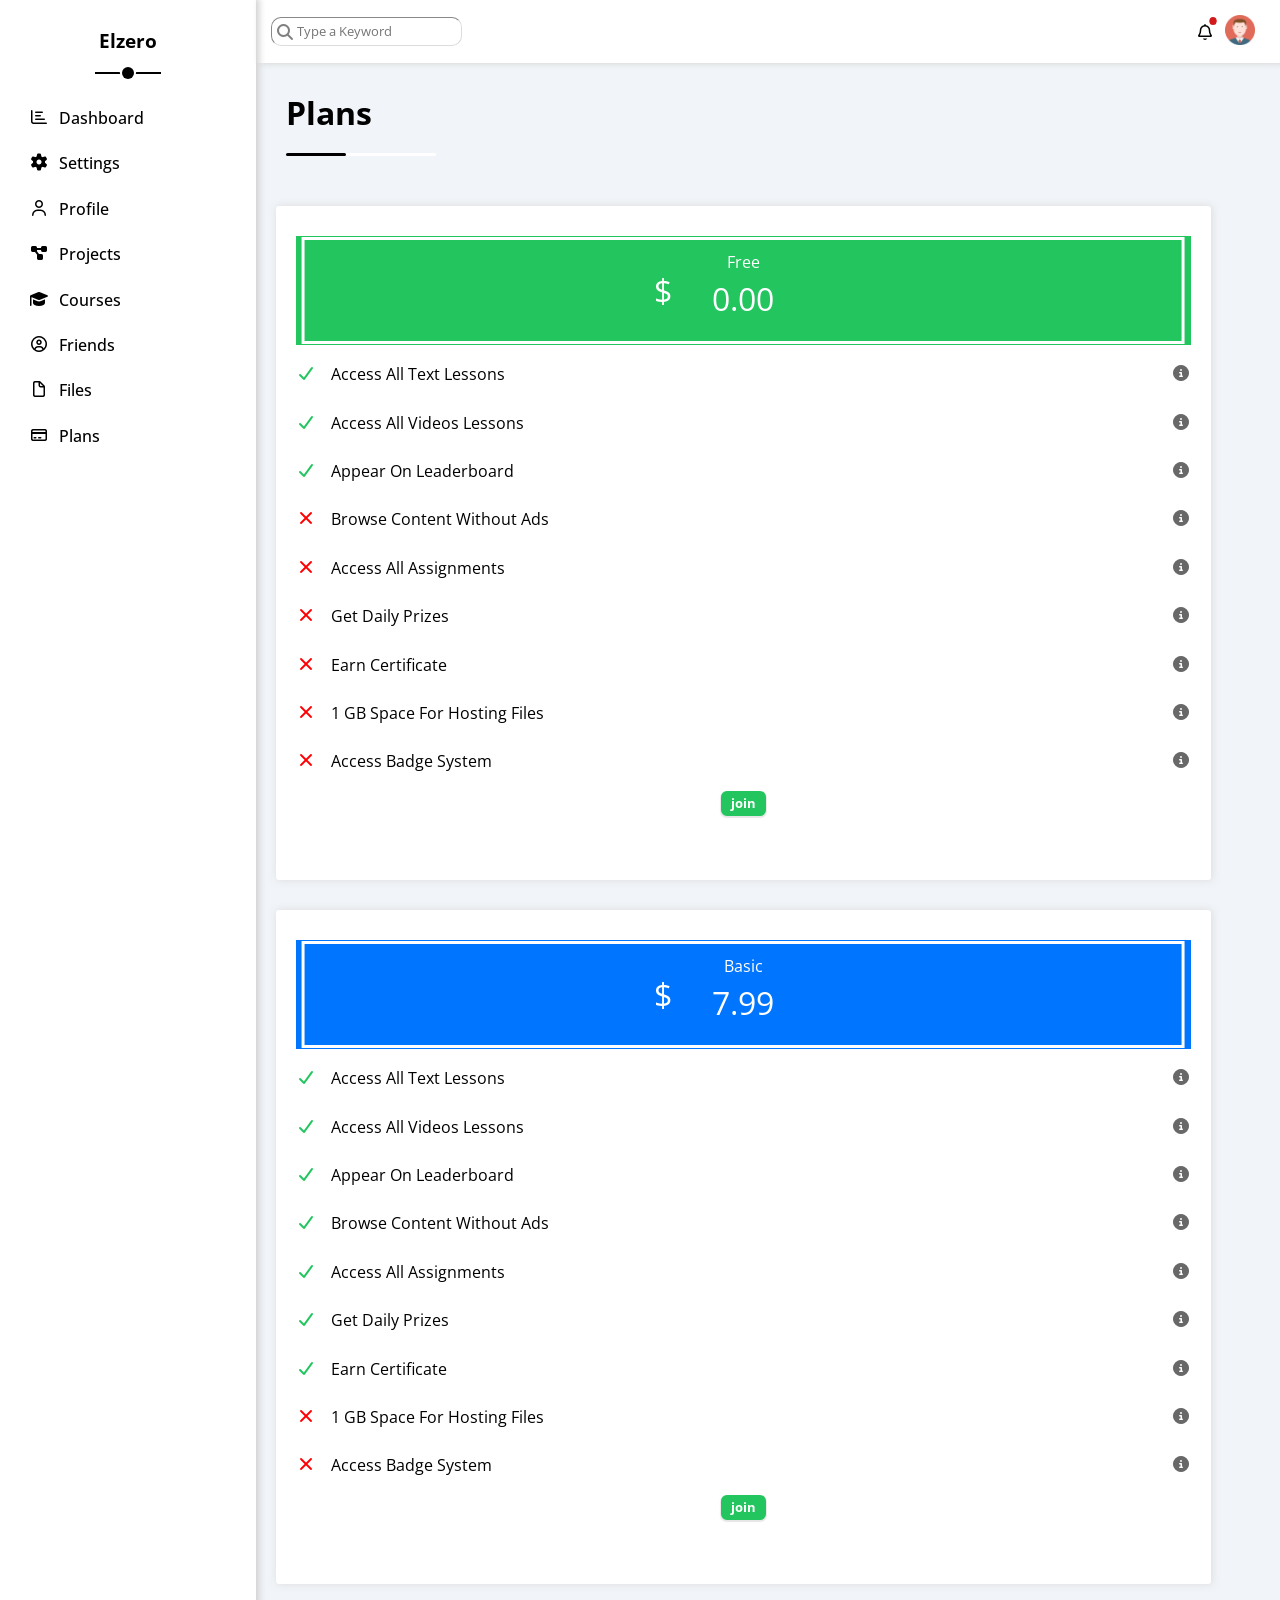
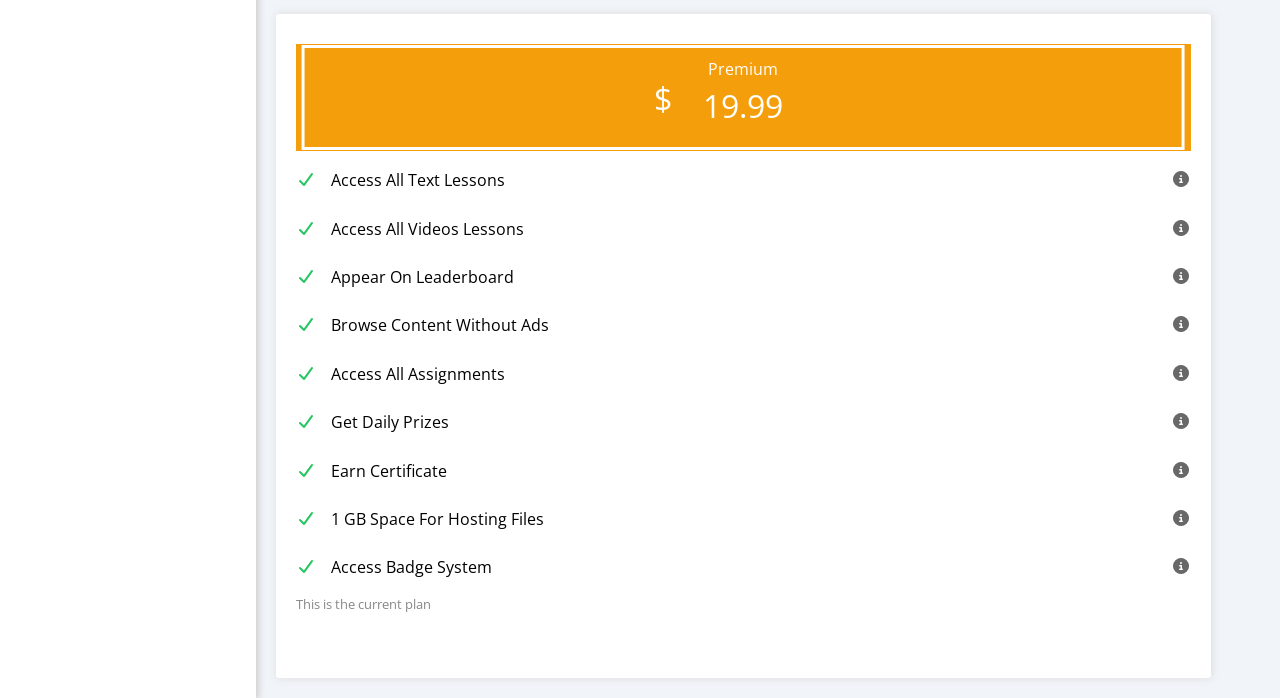
<file: Plans.html>
<!DOCTYPE html>
<html lang="en">

<head>
    <meta charset="UTF-8">
    <meta name="viewport" content="width=device-width, initial-scale=1.0">
    <link href="css/style.css" rel="stylesheet">
    <link href="css/all.min.css" rel="stylesheet">
    <link href="css/normalize.css" rel="stylesheet">

    <link href="https://fonts.googleapis.com/css2?family=Alex+Brush&family=Archivo+Black&family=Cairo:wght@200..1000&family=Jomhuria&family=Open+Sans:ital,wght@0,300..800;1,300..800&family=Work+Sans:ital,wght@0,100..900;1,100..900&display=swap" rel="stylesheet">
    <title>Template4</title>
</head>

<body>
    <aside>
        <div class="elzerotitle">
            <h3>Elzero</h3>
        </div>
        <ul>
            <li>
                <div>
                    <i class="fa-regular fa-chart-bar"></i>

                    <a href="index.html">
                        <p>Dashboard</p>
                    </a>

                </div>
            </li>
            <li>
                <div>
                    <i class="fa-solid fa-gear"></i>
                    <a href="Settings.html">
                        <p>Settings</p>
                    </a>


                </div>
            </li>
            <li>
                <div>
                    <i class="fa-regular fa-user"></i>
                    <a href="Profile.html">
                        <p>Profile</p>
                    </a>
                </div>
            </li>
            <li>
                <div>
                    <i class="fa-solid fa-diagram-project"></i>

                    <a href="Projects.html">
                        <p>Projects</p>
                    </a>
                </div>
            </li>
            <li>
                <div>
                    <i class="fa-solid fa-graduation-cap"></i>
                    <a href="Courses.html">
                        <p>Courses </p>
                    </a>

                </div>
            </li>
            <li>
                <div>
                    <i class="fa-regular fa-circle-user"></i>
                    <a href="Friends.html">
                        <p>Friends</p>
                    </a>
                </div>
            </li>
            <li>
                <div>
                    <i class="fa-regular fa-file"></i>
                    <a href="Files.html">
                        <p>Files</p>
                    </a>
                </div>
            </li>
            <li>
                <div>
                    <i class="fa-regular fa-credit-card"></i>
                    <a href="Plans.html">
                        <p>Plans</p>
                    </a>
                </div>
            </li>
        </ul>
    </aside>
    <main>
        <nav>
    <div class="search">
        <div class="icon">
            <i class="fa-solid fa-magnifying-glass"></i>
        </div>
        <input type="text" placeholder="Type a Keyword">
    </div>

    <div class="bell">
        <div>
            <i class="fa-regular fa-bell"></i>
        </div>

        <div>
            <img src="image/avatar.png" alt="">
        </div>
    </div>
        </nav>
        <section>
            <div class="Plans">
                <div class="titlem">
                    <h1>Plans</h1>
                    <div class="line"></div>
                </div>
                <div class="grid">
                    <!-- card 1 start -->
                    <div class="card">
                        <div class="mainsec">
                            <p>Free</p>
                            <div class="price">0.00</div>
                        </div>
                        <div class="flex">
                            <div>
                                <div class="true"><i class="fa-solid fa-check"></i></div>
                                <p>Access All Text Lessons</p>
                            </div>
                            <div class="info"><i class="fa-solid fa-circle-info"></i></div>
                        </div>
                        <div class="flex">
                            <div>
                                <div class="true"><i class="fa-solid fa-check"></i></div>
                                <p>Access All Videos Lessons</p>
                            </div>
                            <div class="info"><i class="fa-solid fa-circle-info"></i></div>
                        </div>
                        <div class="flex">
                            <div>
                                <div class="true"><i class="fa-solid fa-check"></i></div>
                                <p>Appear On Leaderboard </p>
                            </div>
                            <div class="info"><i class="fa-solid fa-circle-info"></i></div>
                        </div>


                        <div class="flex">
                            <div>
                                <div class="false"><i class="fa-solid fa-xmark"></i></div>
                                <p> Browse Content Without Ads</p>
                            </div>
                            <div class="info"><i class="fa-solid fa-circle-info"></i></div>
                        </div>

                        <div class="flex">
                            <div>
                                <div class="false"><i class="fa-solid fa-xmark"></i></div>
                                <p> Access All Assignments</p>
                            </div>
                            <div class="info"><i class="fa-solid fa-circle-info"></i></div>
                        </div>
                        <div class="flex">
                            <div>
                                <div class="false"><i class="fa-solid fa-xmark"></i></div>
                                <p>
                                    Get Daily Prizes </p>
                            </div>
                            <div class="info"><i class="fa-solid fa-circle-info"></i></div>
                        </div>
                        <div class="flex">
                            <div>
                                <div class="false"><i class="fa-solid fa-xmark"></i></div>
                                <p>
                                    Earn Certificate</p>
                            </div>
                            <div class="info"><i class="fa-solid fa-circle-info"></i></div>
                        </div>
                        <div class="flex">
                            <div>
                                <div class="false"><i class="fa-solid fa-xmark"></i></div>
                                <p>
                                    1 GB Space For Hosting Files</p>
                            </div>
                            <div class="info"><i class="fa-solid fa-circle-info"></i></div>
                        </div>

                        <div class="flex">
                            <div>
                                <div class="false"><i class="fa-solid fa-xmark"></i></div>
                                <p>
                                    Access Badge System</p>
                            </div>
                            <div class="info"><i class="fa-solid fa-circle-info"></i></div>
                        </div>
                        <div class="button">
                            <p>join</p>
                        </div>
                    </div>
                    <!-- card 2 start -->
                    <div class="card">
                        <div class="mainsec">
                            <p>Basic</p>
                            <div class="price">7.99</div>
                        </div>
                        <div class="flex">
                            <div>
                                <div class="true"><i class="fa-solid fa-check"></i></div>
                                <p>Access All Text Lessons</p>
                            </div>
                            <div class="info"><i class="fa-solid fa-circle-info"></i></div>
                        </div>
                        <div class="flex">
                            <div>
                                <div class="true"><i class="fa-solid fa-check"></i></div>
                                <p>Access All Videos Lessons</p>
                            </div>
                            <div class="info"><i class="fa-solid fa-circle-info"></i></div>
                        </div>
                        <div class="flex">
                            <div>
                                <div class="true"><i class="fa-solid fa-check"></i></div>
                                <p>Appear On Leaderboard </p>
                            </div>
                            <div class="info"><i class="fa-solid fa-circle-info"></i></div>
                        </div>


                        <div class="flex">
                            <div>
                                <div class="true"><i class="fa-solid fa-check"></i></div>
                                <p> Browse Content Without Ads</p>
                            </div>
                            <div class="info"><i class="fa-solid fa-circle-info"></i></div>
                        </div>

                        <div class="flex">
                            <div>
                                <div class="true"><i class="fa-solid fa-check"></i></div>
                                <p> Access All Assignments</p>
                            </div>
                            <div class="info"><i class="fa-solid fa-circle-info"></i></div>
                        </div>
                        <div class="flex">
                            <div>
                                <div class="true"><i class="fa-solid fa-check"></i></div>
                                <p>
                                    Get Daily Prizes </p>
                            </div>
                            <div class="info"><i class="fa-solid fa-circle-info"></i></div>
                        </div>
                        <div class="flex">
                            <div>
                                <div class="true"><i class="fa-solid fa-check"></i></div>
                                <p>
                                    Earn Certificate</p>
                            </div>
                            <div class="info"><i class="fa-solid fa-circle-info"></i></div>
                        </div>
                        <div class="flex">
                            <div>
                                <div class="false"><i class="fa-solid fa-xmark"></i></div>
                                <p>
                                    1 GB Space For Hosting Files</p>
                            </div>
                            <div class="info"><i class="fa-solid fa-circle-info"></i></div>
                        </div>

                        <div class="flex">
                            <div>
                                <div class="false"><i class="fa-solid fa-xmark"></i></div>
                                <p>
                                    Access Badge System</p>
                            </div>
                            <div class="info"><i class="fa-solid fa-circle-info"></i></div>
                        </div>
                        <div class="button">
                            <p>join</p>
                        </div>
                    </div>
                    <!-- card 3start -->
                    <div class="card">
                        <div class="mainsec">
                            <p>Premium</p>
                            <div class="price">19.99</div>
                        </div>
                        <div class="flex">
                            <div>
                                <div class="true"><i class="fa-solid fa-check"></i></div>
                                <p>Access All Text Lessons</p>
                            </div>
                            <div class="info"><i class="fa-solid fa-circle-info"></i></div>
                        </div>
                        <div class="flex">
                            <div>
                                <div class="true"><i class="fa-solid fa-check"></i></div>
                                <p>Access All Videos Lessons</p>
                            </div>
                            <div class="info"><i class="fa-solid fa-circle-info"></i></div>
                        </div>
                        <div class="flex">
                            <div>
                                <div class="true"><i class="fa-solid fa-check"></i></div>
                                <p>Appear On Leaderboard </p>
                            </div>
                            <div class="info"><i class="fa-solid fa-circle-info"></i></div>
                        </div>


                        <div class="flex">
                            <div>
                                <div class="true"><i class="fa-solid fa-check"></i></div>
                                <p> Browse Content Without Ads</p>
                            </div>
                            <div class="info"><i class="fa-solid fa-circle-info"></i></div>
                        </div>

                        <div class="flex">
                            <div>
                                <div class="true"><i class="fa-solid fa-check"></i></div>
                                <p> Access All Assignments</p>
                            </div>
                            <div class="info"><i class="fa-solid fa-circle-info"></i></div>
                        </div>
                        <div class="flex">
                            <div>
                                <div class="true"><i class="fa-solid fa-check"></i></div>
                                <p>
                                    Get Daily Prizes </p>
                            </div>
                            <div class="info"><i class="fa-solid fa-circle-info"></i></div>
                        </div>
                        <div class="flex">
                            <div>
                                <div class="true"><i class="fa-solid fa-check"></i></div>
                                <p>
                                    Earn Certificate</p>
                            </div>
                            <div class="info"><i class="fa-solid fa-circle-info"></i></div>
                        </div>
                        <div class="flex">
                            <div>
                                <div class="true"><i class="fa-solid fa-check"></i></div>
                                <p>
                                    1 GB Space For Hosting Files</p>
                            </div>
                            <div class="info"><i class="fa-solid fa-circle-info"></i></div>
                        </div>

                        <div class="flex">
                            <div>
                                <div class="true"><i class="fa-solid fa-check"></i></div>
                                <p>
                                    Access Badge System</p>
                            </div>
                            <div class="info"><i class="fa-solid fa-circle-info"></i></div>
                        </div>

                        <p class="amount">This is the current plan</p>
                    </div>
                </div>

            </div>
            </div>
        </section>
    </main>
</body>

</html>
</file>
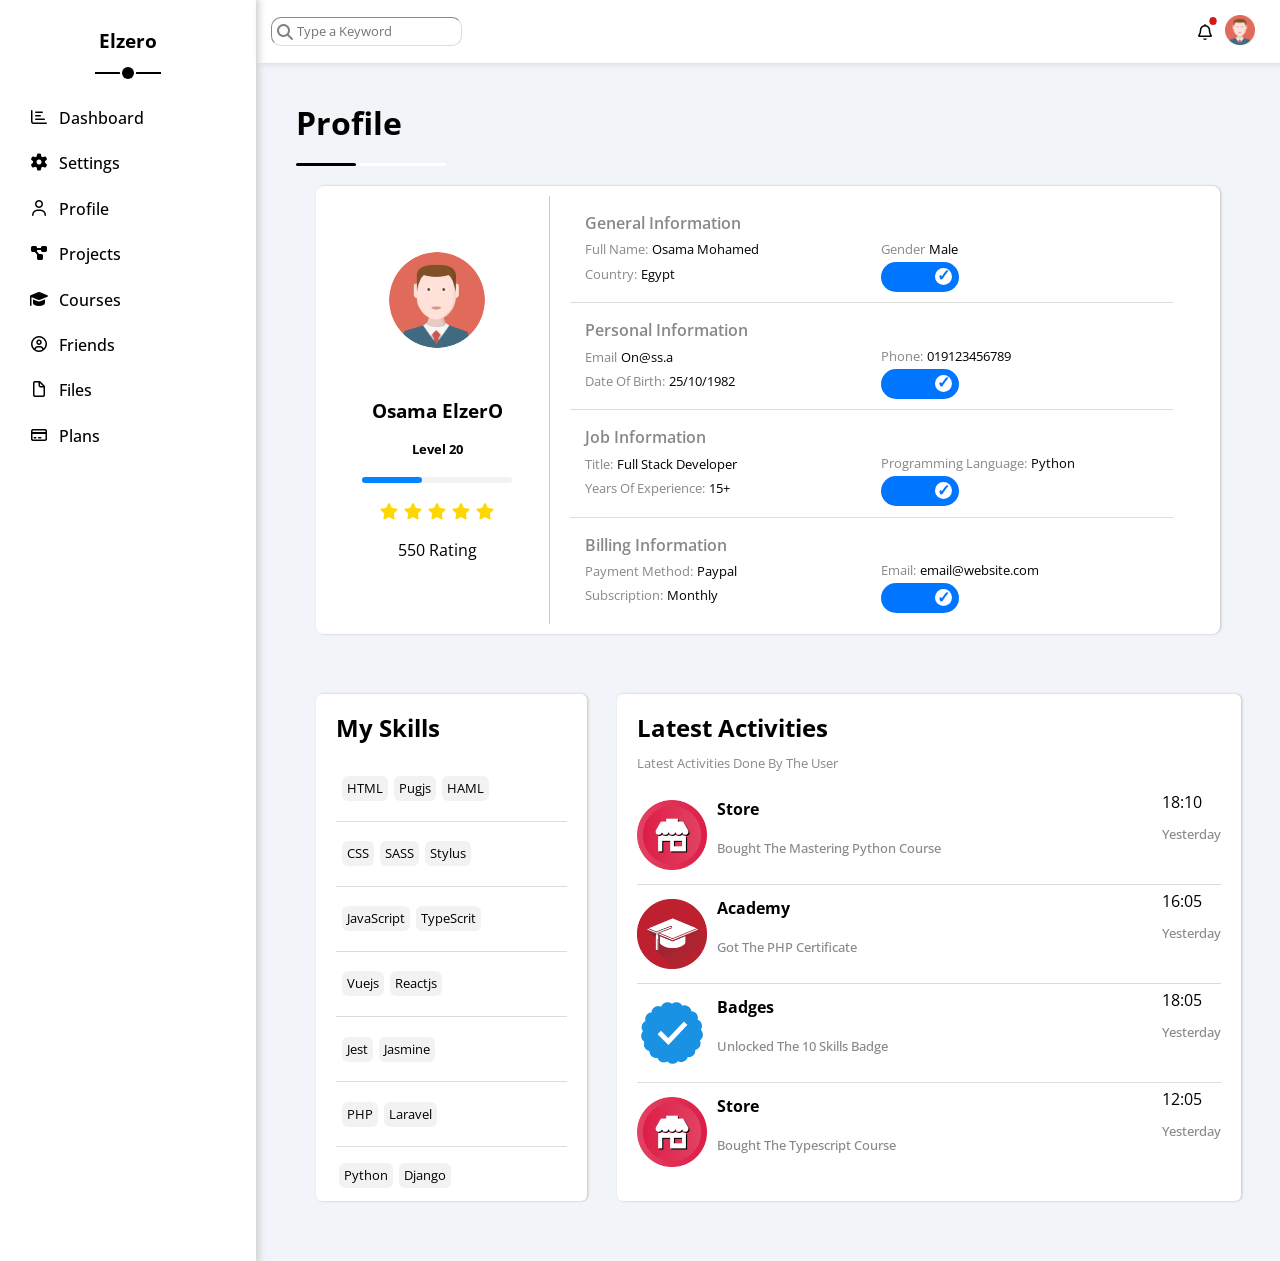
<file: Profile.html>
<!DOCTYPE html>
<html lang="en">

<head>
    <meta charset="UTF-8">
    <meta name="viewport" content="width=device-width, initial-scale=1.0">
    <link href="css/style.css" rel="stylesheet">
    <link href="css/all.min.css" rel="stylesheet">
    <link href="css/normalize.css" rel="stylesheet">

    <link href="https://fonts.googleapis.com/css2?family=Alex+Brush&family=Archivo+Black&family=Cairo:wght@200..1000&family=Jomhuria&family=Open+Sans:ital,wght@0,300..800;1,300..800&family=Work+Sans:ital,wght@0,100..900;1,100..900&display=swap" rel="stylesheet">

    <title>Template4</title>
</head>

<body>

    <aside>
        <div class="elzerotitle">
            <h3>Elzero</h3>
        </div>

        <ul>
            <li>
                <div>
                    <i class="fa-regular fa-chart-bar"></i>
                    <a href="index.html">
                        <p>Dashboard</p>
                    </a>
                </div>
            </li>

            <li>
                <div>
                    <i class="fa-solid fa-gear"></i>
                    <a href="Settings.html">
                        <p>Settings</p>
                    </a>
                </div>
            </li>

            <li>
                <div>
                    <i class="fa-regular fa-user"></i>
                    <a href="Profile.html">
                        <p>Profile</p>
                    </a>
                </div>
            </li>

            <li>
                <div>
                    <i class="fa-solid fa-diagram-project"></i>
                    <a href="Projects.html">
                        <p>Projects</p>
                    </a>
                </div>
            </li>

            <li>
                <div>
                    <i class="fa-solid fa-graduation-cap"></i>
                    <a href="Courses.html">
                        <p>Courses</p>
                    </a>
                </div>
            </li>

            <li>
                <div>
                    <i class="fa-regular fa-circle-user"></i>
                    <a href="Friends.html">
                        <p>Friends</p>
                    </a>
                </div>
            </li>

            <li>
                <div>
                    <i class="fa-regular fa-file"></i>
                    <a href="Files.html">
                        <p>Files</p>
                    </a>
                </div>
            </li>

            <li>
                <div>
                    <i class="fa-regular fa-credit-card"></i>
                    <a href="Plans.html">
                        <p>Plans</p>
                    </a>
                </div>
            </li>
        </ul>
    </aside>

    <main>

        <nav>
            <div class="search">
                <div class="icon">
                    <i class="fa-solid fa-magnifying-glass"></i>
                </div>

                <input type="text" placeholder="Type a Keyword">
            </div>

            <div class="bell">
                <div>
                    <i class="fa-regular fa-bell"></i>
                </div>

                <div>
                    <img src="image/avatar.png" alt="">
                </div>
            </div>
        </nav>

        <section>

            <div class="Profile">

                <div class="titlem">
                    <h1>Profile</h1>
                    <div class="line"></div>

                    <div class="grid1">

                        <div class="col">

                            <div class="images">
                                <img src="image/avatar.png" alt="">
                            </div>

                            <div class="info">

                                <div></div>

                                <div>
                                    <h3>Osama ElzerO</h3>
                                </div>

                                <div>
                                    <h5>Level 20</h5>
                                </div>

                                <div class="line"></div>

                                <div class="stars">
                                    <i class="fa-solid fa-star"></i>
                                    <i class="fa-solid fa-star"></i>
                                    <i class="fa-solid fa-star"></i>
                                    <i class="fa-solid fa-star"></i>
                                    <i class="fa-solid fa-star"></i>
                                </div>

                                <div>
                                    <p class="rating">550 Rating</p>
                                </div>

                            </div>
                        </div>

                        <div class="col">

                            <div class="row">

                                <div class="left">

                                    <div class="subheading">General Information</div>

                                    <div>
                                        <span class="describtion">Full Name:</span>
                                        <span class="value">Osama Mohamed</span>
                                    </div>

                                    <div>
                                        <span class="describtion">Country:</span>
                                        <span class="value">Egypt</span>
                                    </div>

                                </div>

                                <div class="right">

                                    <div>
                                        <span class="describtion">Gender</span>
                                        <span class="value">Male</span>
                                    </div>

                                    <div>
                                        <label class="switch">
                                            <input type="checkbox" checked>
                                            <span class="slider"></span>
                                        </label>
                                    </div>

                                </div>

                            </div>

                            <div class="row">

                                <div class="left">

                                    <div class="subheading">Personal Information</div>

                                    <div>
                                        <span class="describtion">Email</span>
                                        <span class="value">On@ss.a</span>
                                    </div>

                                    <div>
                                        <span class="describtion">Date Of Birth:</span>
                                        <span class="value">25/10/1982</span>
                                    </div>

                                </div>

                                <div class="right">

                                    <div>
                                        <span class="describtion">Phone:</span>
                                        <span class="value">019123456789</span>
                                    </div>

                                    <div>
                                        <label class="switch">
                                            <input type="checkbox" checked>
                                            <span class="slider"></span>
                                        </label>
                                    </div>

                                </div>

                            </div>

                            <div class="row">

                                <div class="left">

                                    <div class="subheading">Job Information</div>

                                    <div>
                                        <span class="describtion">Title:</span>
                                        <span class="value">Full Stack Developer</span>
                                    </div>

                                    <div>
                                        <span class="describtion">Years Of Experience:</span>
                                        <span class="value">15+</span>
                                    </div>

                                </div>

                                <div class="right">

                                    <div>
                                        <span class="describtion">Programming Language:</span>
                                        <span class="value">Python</span>
                                    </div>

                                    <div>
                                        <label class="switch">
                                            <input type="checkbox" checked>
                                            <span class="slider"></span>
                                        </label>
                                    </div>

                                </div>

                            </div>

                            <div class="row">

                                <div class="left">

                                    <div class="subheading">Billing Information</div>

                                    <div>
                                        <span class="describtion">Payment Method:</span>
                                        <span class="value">Paypal</span>
                                    </div>

                                    <div>
                                        <span class="describtion">Subscription:</span>
                                        <span class="value">Monthly</span>
                                    </div>

                                </div>

                                <div class="right">

                                    <div>
                                        <span class="describtion">Email:</span>
                                        <span class="value">email@website.com</span>
                                    </div>

                                    <div>
                                        <label class="switch">
                                            <input type="checkbox" checked>
                                            <span class="slider"></span>
                                        </label>
                                    </div>

                                </div>

                            </div>

                        </div>

                    </div>
                </div>

                <div class="grid">

                    <div class="coll">

                        <h2>My Skills</h2>

                        <div class="describtion"></div>

                        <div class="flexd">

                            <div>
                                <p>HTML</p>
                                <p>Pugjs</p>
                                <p>HAML</p>
                            </div>

                            <div>
                                <p>CSS</p>
                                <p>SASS</p>
                                <p>Stylus</p>
                            </div>

                            <div>
                                <p>JavaScript</p>
                                <p>TypeScrit</p>
                            </div>

                            <div>
                                <p>Vuejs</p>
                                <p>Reactjs</p>
                            </div>

                            <div>
                                <p>Jest</p>
                                <p>Jasmine</p>
                            </div>

                            <div>
                                <p>PHP</p>
                                <p>Laravel</p>
                            </div>

                            <div>
                                <p>Python</p>
                                <p>Django</p>
                            </div>

                        </div>
                    </div>

                    <div class="coll">

                        <h2>Latest Activities</h2>

                        <div class="describtion">
                            Latest Activities Done By The User
                        </div>

                        <div class="flex">

                            <div class="internalflex">

                                <div>
                                    <img src="image/activity-01.png" alt="">

                                    <div class="text">
                                        <h4>Store</h4>
                                        <div class="describtion">
                                            Bought The Mastering Python Course
                                        </div>
                                    </div>
                                </div>

                                <div>
                                    <div class="date">18:10</div>
                                    <div class="describtion">Yesterday</div>
                                </div>

                            </div>

                            <div class="internalflex">

                                <div>
                                    <img src="image/activity-02.png" alt="">

                                    <div class="text">
                                        <h4>Academy</h4>
                                        <div class="describtion">
                                            Got The PHP Certificate
                                        </div>
                                    </div>
                                </div>

                                <div>
                                    <div class="date">16:05</div>
                                    <div class="describtion">Yesterday</div>
                                </div>

                            </div>

                            <div class="internalflex">

                                <div>
                                    <img src="image/activity-03.png" alt="">

                                    <div class="text">
                                        <h4>Badges</h4>
                                        <div class="describtion">
                                            Unlocked The 10 Skills Badge
                                        </div>
                                    </div>
                                </div>

                                <div>
                                    <div class="date">18:05</div>
                                    <div class="describtion">Yesterday</div>
                                </div>

                            </div>

                            <div class="internalflex">

                                <div>
                                    <img src="image/activity-01.png" alt="">

                                    <div class="text">
                                        <h4>Store</h4>
                                        <div class="describtion">
                                            Bought The Typescript Course
                                        </div>
                                    </div>
                                </div>

                                <div>
                                    <div class="date">12:05</div>
                                    <div class="describtion">Yesterday</div>
                                </div>

                            </div>

                        </div>
                    </div>

                </div>

            </div>

        </section>

    </main>

</body>

</html>
</file>
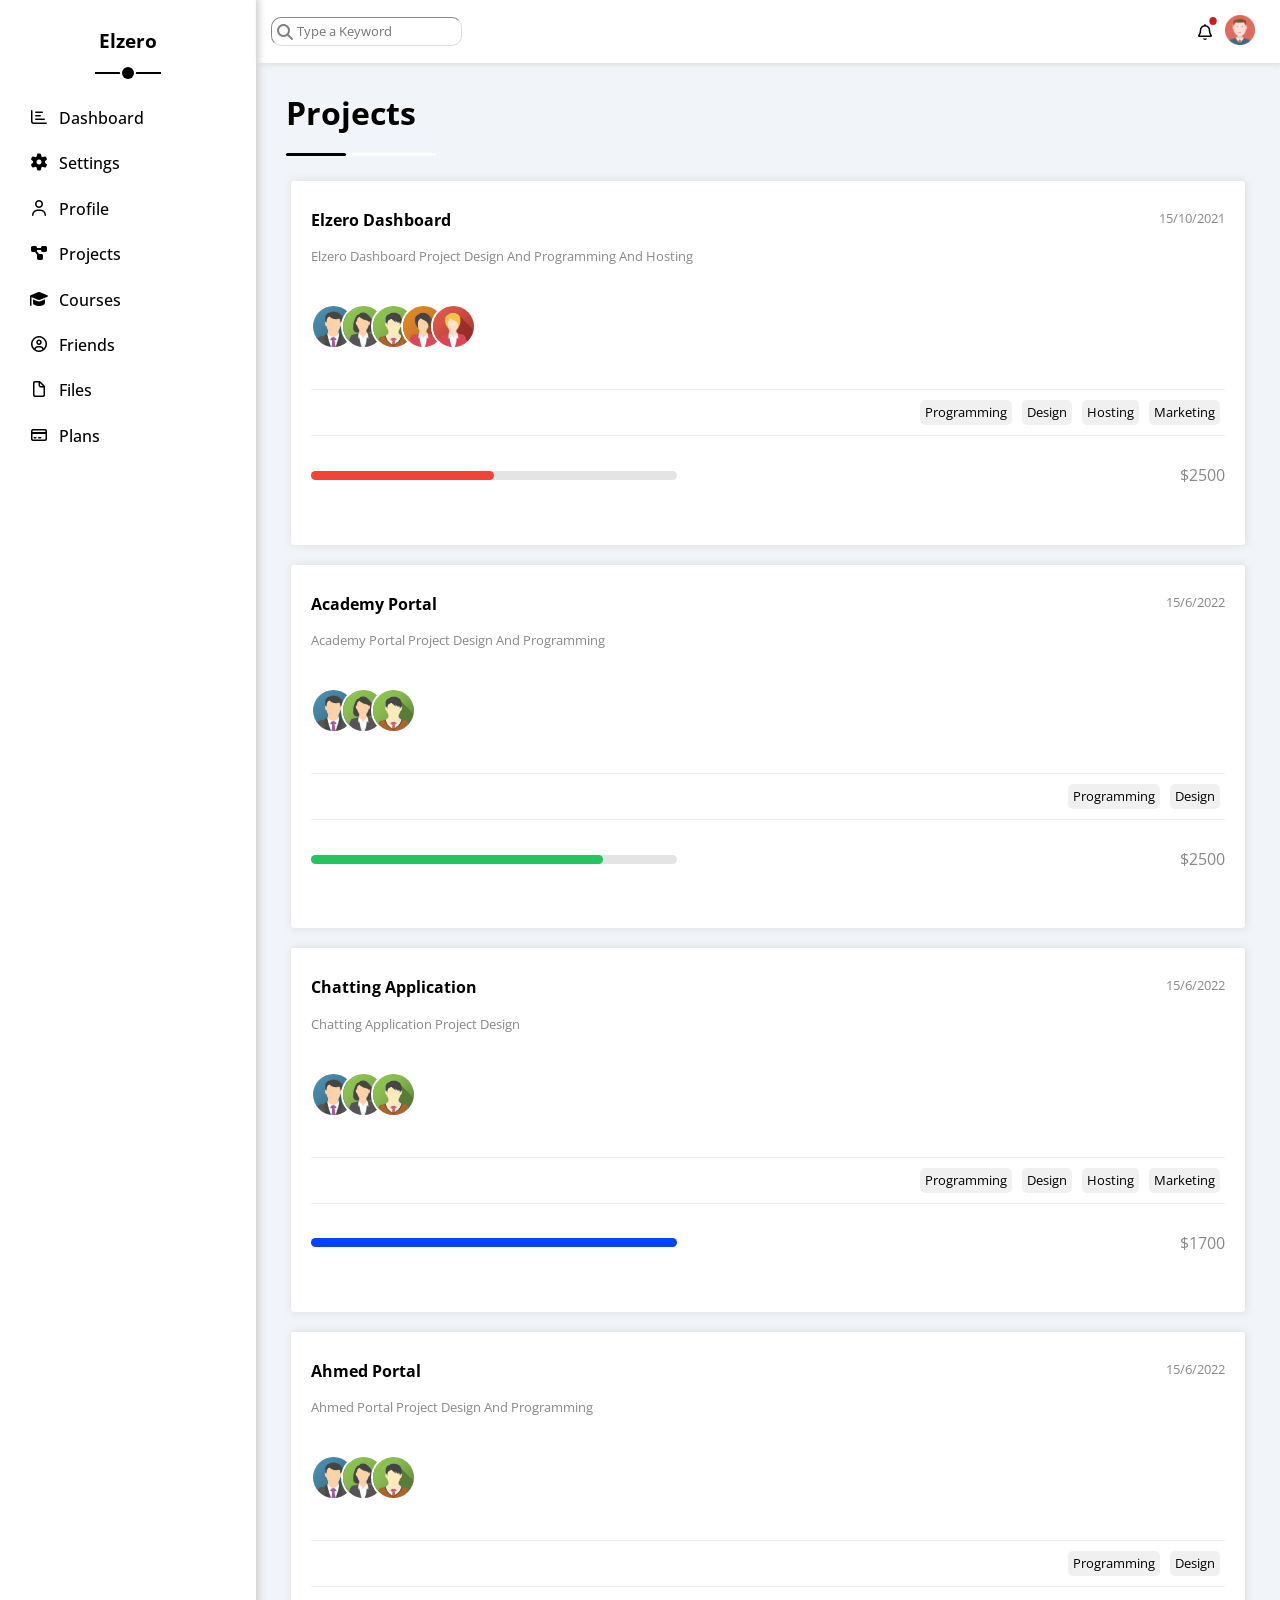
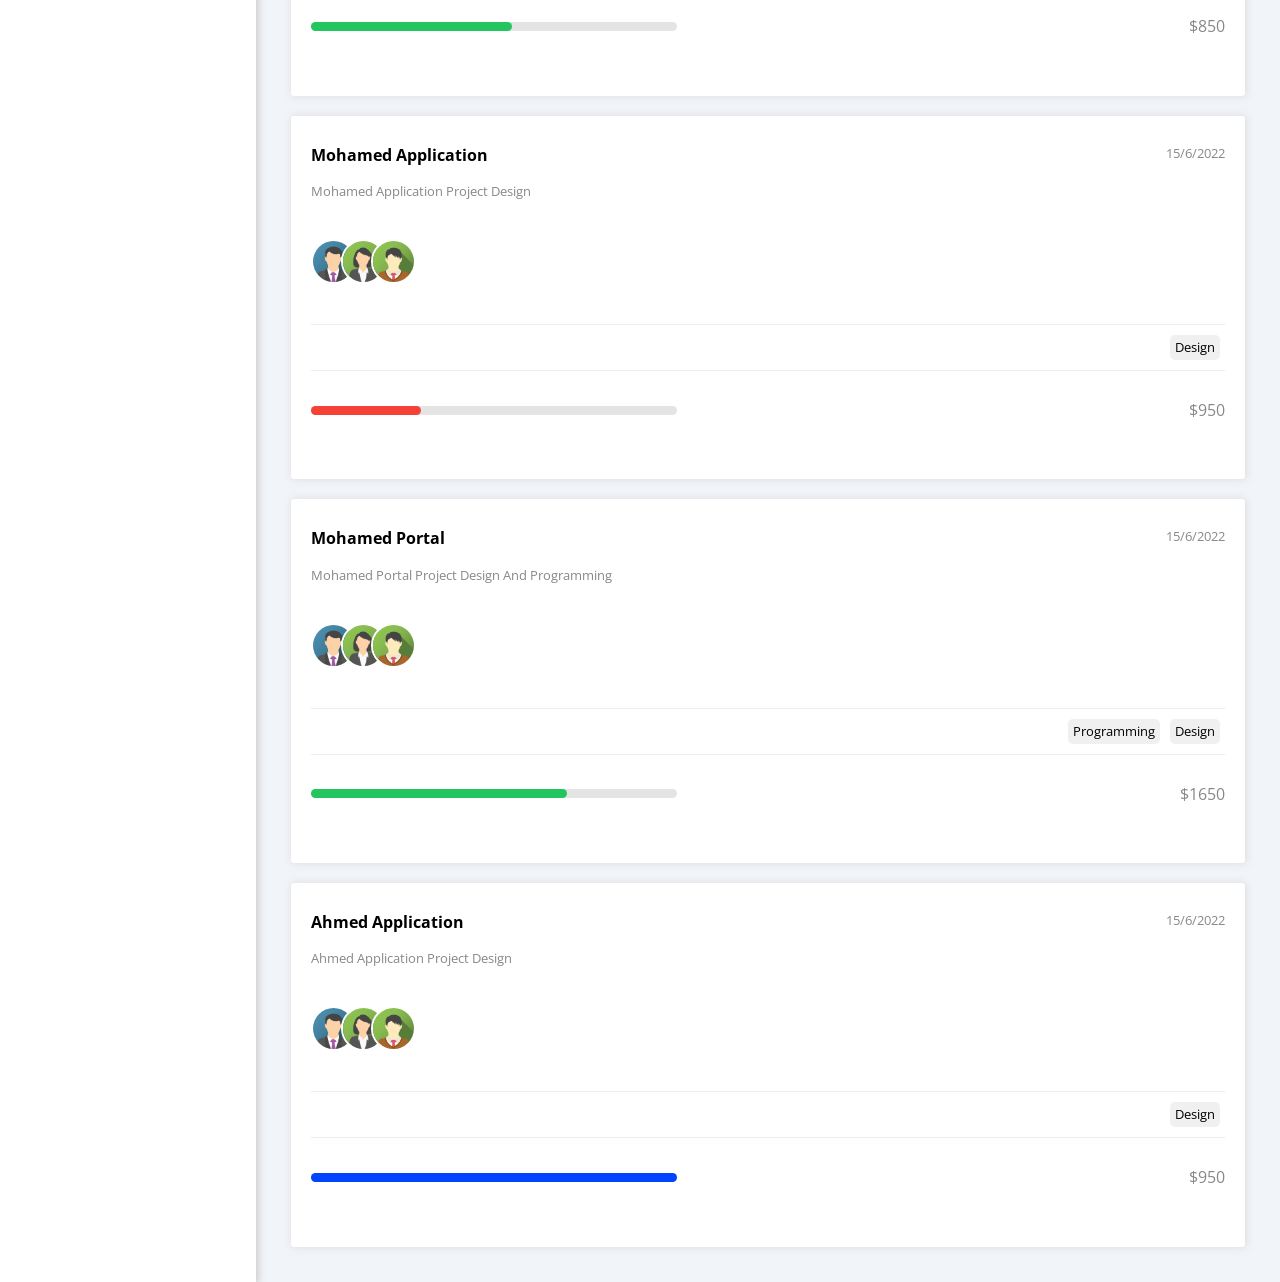
<file: Projects.html>
<!DOCTYPE html>
<html lang="en">
 
<head>
    <meta charset="UTF-8">
    <meta name="viewport" content="width=device-width, initial-scale=1.0">
    <link href="css/style.css" rel="stylesheet">
    <link href="css/all.min.css" rel="stylesheet">
    <link href="css/normalize.css" rel="stylesheet">
    <link rel="stylesheet" href="https://cloudflare.com">
    <link rel="preconnect" href="https://fonts.googleapis.com">
    <link rel="preconnect" href="https://fonts.gstatic.com" crossorigin>
    <link href="https://fonts.googleapis.com/css2?family=Alex+Brush&family=Archivo+Black&family=Cairo:wght@200..1000&family=Jomhuria&family=Open+Sans:ital,wght@0,300..800;1,300..800&family=Work+Sans:ital,wght@0,100..900;1,100..900&display=swap" rel="stylesheet">
    <title>Template4</title>
</head>

<body>
    <aside>
        <div class="elzerotitle">
            <h3>Elzero</h3>
        </div>
        <ul>
            <li>
                <div>
                    <i class="fa-regular fa-chart-bar"></i>

                   <a href="index.html">
                        <p>Dashboard</p>
                    </a>

                </div>
            </li>
            <li>
                <div>
                    <i class="fa-solid fa-gear"></i>
                    <a href="Settings.html">
                        <p>Settings</p>
                    </a>


                </div>
            </li>
            <li>
                <div>
                    <i class="fa-regular fa-user"></i>
                    <a href="Profile.html">
                        <p>Profile</p>
                    </a>
                </div>
            </li>
            <li>
                <div>
                    <i class="fa-solid fa-diagram-project"></i>

                    <a href="Projects.html">
                        <p>Projects</p>
                    </a>
                </div>
            </li>
            <li>
                <div>
                    <i class="fa-solid fa-graduation-cap"></i>
                    <a href="Courses.html">
                        <p>Courses </p>
                    </a>

                </div>
            </li>
            <li>
                <div>
                    <i class="fa-regular fa-circle-user"></i>
                    <a href="Friends.html">
                        <p>Friends</p>
                    </a>
                </div>
            </li>
            <li>
                <div>
                    <i class="fa-regular fa-file"></i>
                    <a href="Files.html">
                        <p>Files</p>
                    </a>
                </div>
            </li>
            <li>
                <div>
                    <i class="fa-regular fa-credit-card"></i>
                    <a href="Plans.html">
                        <p>Plans</p>
                    </a>
                </div>
            </li>
        </ul>
    </aside>
    <main>
        <nav>
    <div class="search">
        <div class="icon">
            <i class="fa-solid fa-magnifying-glass"></i>
        </div>
        <input type="text" placeholder="Type a Keyword">
    </div>

    <div class="bell">
        <div>
            <i class="fa-regular fa-bell"></i>
        </div>

        <div>
            <img src="image/avatar.png" alt="">
        </div>
    </div>
        </nav>
        <section>
            <div class="Projects">
                <div class="titlem">
                    <h1>Projects</h1>
                    <div class="line"></div>
                </div>
                <div class="cards">
                    <!-- startof first card -->
                    <div class="card">
                        <div class="flex">
                            <div class="name">
                                <h2>Elzero Dashboard</h2>
                                <div class="describtion">Elzero Dashboard Project Design And Programming And Hosting
                                </div>

                            </div>
                            <div class="date">
                                <p>15/10/2021</p>
                            </div>
                        </div>


                        <div class="images">
                            <img src="image/team-01.png" alt="">
                            <img src="image/team-02.png" alt="">
                            <img src="image/team-03.png" alt="">
                            <img src="image/team-04.png" alt="">
                            <img src="image/team-05.png" alt="">
                        </div>



                        <div class="skills">
                            <p>Programming</p>
                            <p>Design</p>
                            <p>Hosting</p>
                            <p>Marketing</p>
                        </div>
                        <div class="lasrow">
                            <div class="line"></div>
                            <div class="salary">
                                <p> $2500</p>
                            </div>
                        </div>
                    </div>
                    <!-- end of first card -->
                    <!-- start of sec card -->
                    <div class="card">
                        <div class="flex">
                            <div class="name">
                                <h2>Academy Portal</h2>
                                <div class="describtion">
                                    <p>Academy Portal Project Design And Programming

                                    </p>
                                </div>

                            </div>
                            <div class="date">
                                <p>15/6/2022</p>
                            </div>
                        </div>


                        <div class="images">
                            <img src="image/team-01.png" alt="">
                            <img src="image/team-02.png" alt="">
                            <img src="image/team-03.png" alt="">
                        </div>

                        <div class="skills">
                            <p>Programming</p>
                            <p>Design</p>
                        </div>
                        <div class="lasrow">
                            <div class="line"></div>
                            <div class="salary">
                                <p> $2500</p>
                            </div>
                        </div>
                    </div>
                    <!-- end of sec card -->
                    <!-- start of third card -->
                    <div class="card">
                        <div class="flex">
                            <div class="name">
                                <h2>Chatting Application</h2>
                                <div class="describtion">
                                    <p>Chatting Application Project Design</p>
                                </div>

                            </div>
                            <div class="date">
                                <p>15/6/2022</p>
                            </div>
                        </div>


                        <div class="images">
                            <img src="image/team-01.png" alt="">
                            <img src="image/team-02.png" alt="">
                            <img src="image/team-03.png" alt="">
                        </div>

                        <div class="skills">
                            <p>Programming</p>
                            <p>Design</p>
                            <p>Hosting</p>
                            <p>Marketing</p>
                        </div>
                        <div class="lasrow">
                            <div class="line"></div>
                            <div class="salary">
                                <p> $1700</p>
                            </div>
                        </div>
                    </div>
                    <!-- end of third card -->
                    <!-- start of 4th card -->
                    <div class="card">
                        <div class="flex">
                            <div class="name">
                                <h2>Ahmed Portal</h2>
                                <div class="describtion">
                                    <p>Ahmed Portal Project Design And Programming</p>
                                </div>

                            </div>
                            <div class="date">
                                <p>15/6/2022</p>
                            </div>
                        </div>


                        <div class="images">
                            <img src="image/team-01.png" alt="">
                            <img src="image/team-02.png" alt="">
                            <img src="image/team-03.png" alt="">
                        </div>

                        <div class="skills">
                            <p>Programming</p>
                            <p>Design</p>
                        </div>
                        <div class="lasrow">
                            <div class="line"></div>
                            <div class="salary">
                                <p> $850</p>
                            </div>
                        </div>

                    </div>
                    <!-- end of 4th card -->
                    <!-- start of 5th card -->
                    <div class="card">
                        <div class="flex">
                            <div class="name">
                                <h2>Mohamed Application</h2>
                                <div class="describtion">
                                    <p>Mohamed Application Project Design</p>
                                </div>

                            </div>
                            <div class="date">
                                <p>15/6/2022</p>
                            </div>
                        </div>


                        <div class="images">
                            <img src="image/team-01.png" alt="">
                            <img src="image/team-02.png" alt="">
                            <img src="image/team-03.png" alt="">
                        </div>

                        <div class="skills">

                            <p>Design</p>
                        </div>
                        <div class="lasrow">
                            <div class="line"></div>
                            <div class="salary">
                                <p> $950</p>
                            </div>
                        </div>
                    </div>
                    <!-- end of 5th card -->
                    <!-- start of 6th card -->

                    <div class="card">
                        <div class="flex">
                            <div class="name">
                                <h2>Mohamed Portal</h2>
                                <div class="describtion">
                                    <p>Mohamed Portal Project Design And Programming</p>
                                </div>

                            </div>
                            <div class="date">
                                <p>15/6/2022</p>
                            </div>
                        </div>




                        <div class="images">
                            <img src="image/team-01.png" alt="">
                            <img src="image/team-02.png" alt="">
                            <img src="image/team-03.png" alt="">
                        </div>

                        <div class="skills">
                            <p>Programming</p>
                            <p>Design</p>
                        </div>
                        <div class="lasrow">
                            <div class="line"></div>
                            <div class="salary">
                                <p> $1650</p>
                            </div>
                        </div>
                    </div>

                    <!-- end of 6th card -->
                    <!-- start of 7th card -->
                    <div class="card">
                        <div class="flex">
                            <div class="name">
                                <h2>Ahmed Application</h2>
                                <div class="describtion">
                                    <p>Ahmed Application Project Design</p>
                                </div>

                            </div>
                            <div class="date">
                                <p>15/6/2022</p>
                            </div>
                        </div>


                        <div class="images">
                            <img src="image/team-01.png" alt="">
                            <img src="image/team-02.png" alt="">
                            <img src="image/team-03.png" alt="">
                        </div>

                        <div class="skills">

                            <p>Design</p>
                        </div>
                        <div class="lasrow">
                            <div class="line"></div>
                            <div class="salary">
                                <p> $950</p>
                            </div>
                        </div>

                    </div>
                </div>
            </div>
            </div>

            </div>
        </section>
    </main>
</body>

</html>
</file>
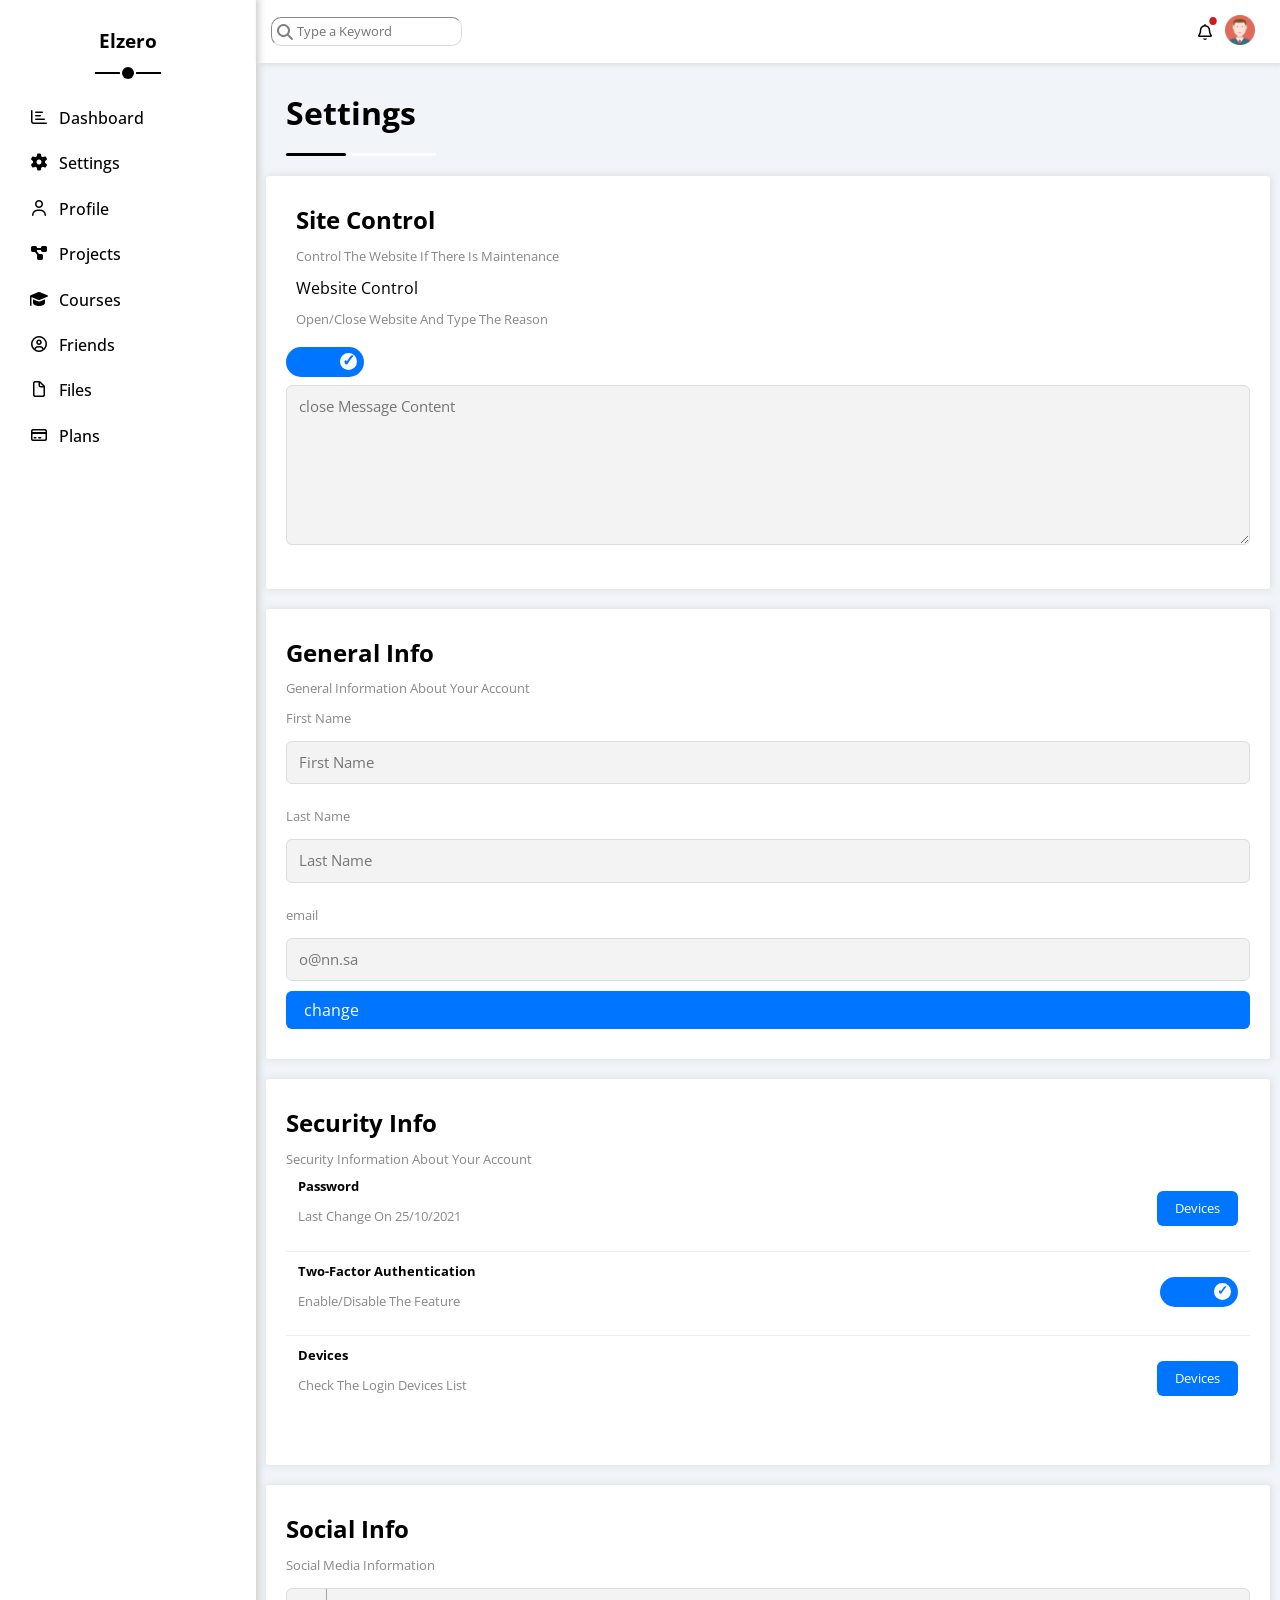
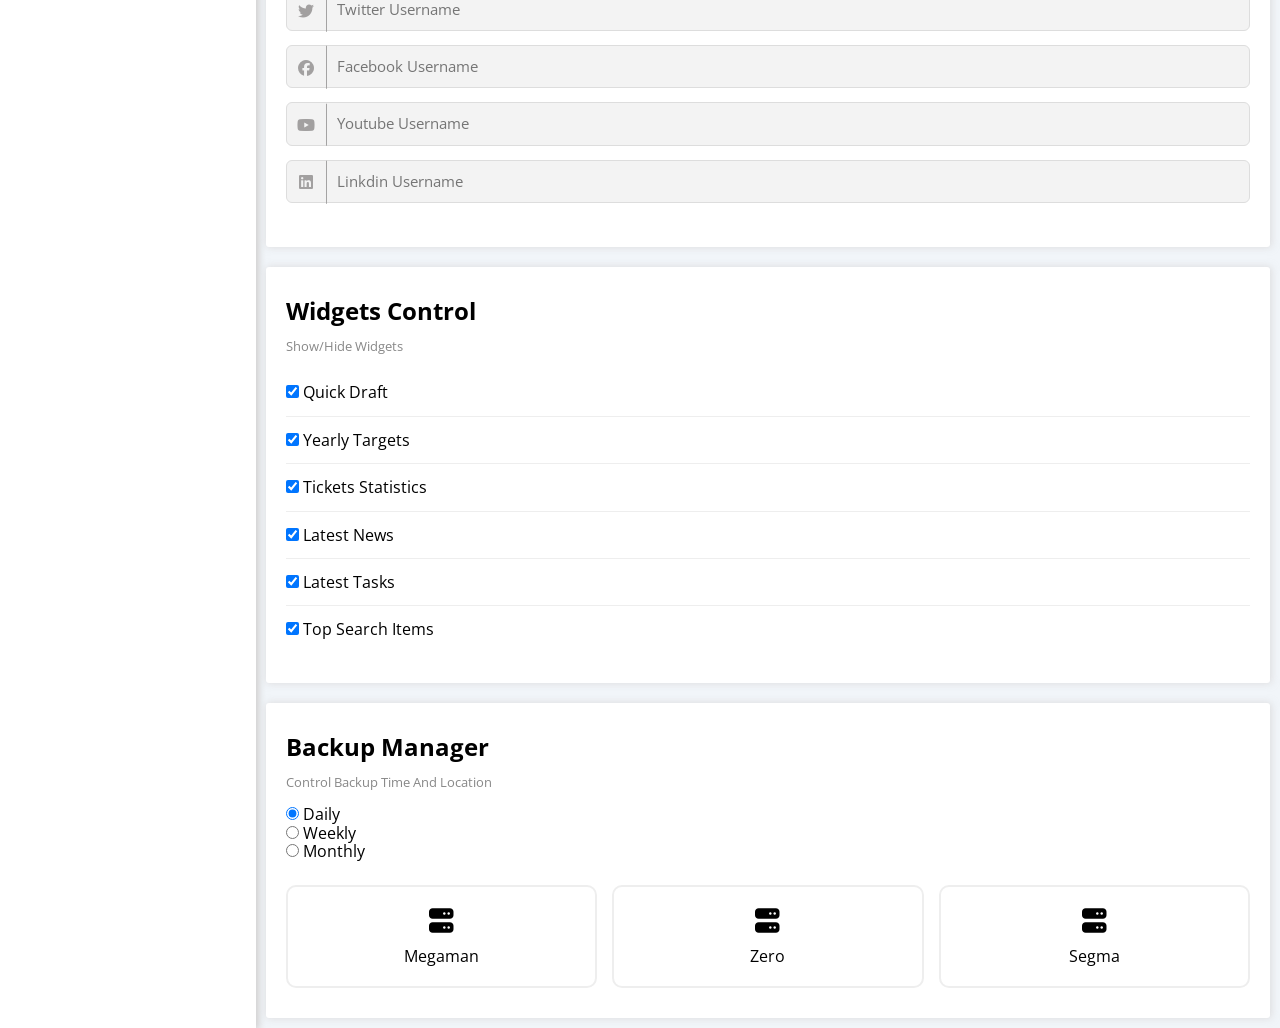
<file: Settings.html>
<!DOCTYPE html>
<html lang="en">

<head>
    <meta charset="UTF-8">
    <meta name="viewport" content="width=device-width, initial-scale=1.0">
    <link href="css/style.css" rel="stylesheet">
    <link href="css/all.min.css" rel="stylesheet">
    <link href="css/normalize.css" rel="stylesheet">


    <link href="https://fonts.googleapis.com/css2?family=Alex+Brush&family=Archivo+Black&family=Cairo:wght@200..1000&family=Jomhuria&family=Open+Sans:ital,wght@0,300..800;1,300..800&family=Work+Sans:ital,wght@0,100..900;1,100..900&display=swap" rel="stylesheet">
    <title>Template4</title>
</head>

<body>
    <aside>
        <div class="elzerotitle">
            <h3>Elzero</h3>
        </div>
        <ul>
            <li>
                <div>
                    <i class="fa-regular fa-chart-bar"></i>

                     <a href="index.html">
                        <p>Dashboard</p>
                    </a>

                </div>
            </li>
            <li>
                <div>
                    <i class="fa-solid fa-gear"></i>
                    <a href="Settings.html">
                        <p>Settings</p>
                    </a>


                </div>
            </li>
            <li>
                <div>
                    <i class="fa-regular fa-user"></i>
                    <a href="Profile.html">
                        <p>Profile</p>
                    </a>
                </div>
            </li>
            <li>
                <div>
                    <i class="fa-solid fa-diagram-project"></i>

                    <a href="Projects.html">
                        <p>Projects</p>
                    </a>
                </div>
            </li>
            <li>
                <div>
                    <i class="fa-solid fa-graduation-cap"></i>
                    <a href="Courses.html">
                        <p>Courses </p>
                    </a>

                </div>
            </li>
            <li>
                <div>
                    <i class="fa-regular fa-circle-user"></i>
                    <a href="Friends.html">
                        <p>Friends</p>
                    </a>
                </div>
            </li>
            <li>
                <div>
                    <i class="fa-regular fa-file"></i>
                    <a href="Files.html">
                        <p>Files</p>
                    </a>
                </div>
            </li>
            <li>
                <div>
                    <i class="fa-regular fa-credit-card"></i>
                    <a href="Plans.html">
                        <p>Plans</p>
                    </a>
                </div>
            </li>
        </ul>
    </aside>
    <main>
        <nav>
            <div class="search">
                <div class="icon"><i class="fa-solid fa-magnifying-glass"></i></div>
                <input type="text" placeholder="Type a Keyword">
            </div>
            <div class="bell">
                <div> <i class="fa-regular fa-bell"></i></div>

                <div><img src="image/avatar.png" alt=""></div>

            </div>
            </div>
        </nav>
        <section>
            <div class="Settings">
                <div class="titlem">
                    <h1>Settings</h1>
                    <div class="line"></div>
                </div>
                <div class="grid">
                    <div id="card1" class="card">
                        <div class="flex">
                            <div class="left">
                                <div class="div">
                                    <h2>Site Control</h2>
                                    <div class="describtion">Control The Website If There Is Maintenance</div>
                                </div>
                                <div class="div">
                                    <p>Website Control</p>
                                    <div class="describtion">Open/Close Website And Type The Reason</div>
                                </div>
                            </div>
                            <div class="right">
                                <div> <label class="switch">
                                    <input type="checkbox" checked>
                                    <span class="slider"></span>
                                    </label>
                                </div>
                            </div>
                        </div>
                        <form action="o.php">
                            <textarea name="firsttext" id="txt" placeholder="close Message Content "></textarea>
                        </form>

                    </div>
                    <div class="card">
                        <h2>General Info</h2>
                        <div class="describtion">General Information About Your Account</div>
                        <form action="o.php">
                            <div> <label class="name"><p class="describtion">First Name</p>
                                    <input type="text" placeholder="First Name">
                                   
                                    </label>
                            </div>
                            <div> <label class="name"><p class="describtion">Last Name</p>
                                    <input type="text" placeholder="Last Name">
                                   
                                    </label>
                            </div>
                            <div class="flex">

                                <div> <label class="email"><p class="describtion">email</p>
                                    <input type="email" disabled placeholder="o@nn.sa">
                                   
                                    </label>
                                </div>
                                <div class="change">
                                    <p>change</p>
                                </div>
                            </div>
                        </form>
                    </div>
                    <!-- start of card3 -->
                    <div class="card" id="card3">
                        <h2>Security Info</h2>
                        <div class="describtion">
                            <p>Security Information About Your Account</p>
                            <div class="flexspace">
                                <div>
                                    <p class="Black">Password</p>
                                    <div class="describtion">
                                        <p>Last Change On 25/10/2021</p>
                                    </div>
                                </div>
                                <div class="button">
                                    <p>Devices</p>
                                </div>
                            </div>
                            <div class="flexspace">
                                <div>
                                    <p class="Black">Two-Factor Authentication</p>
                                    <div class="describtion">
                                        <p>Enable/Disable The Feature</p>
                                    </div>
                                </div>
                                <div> <label class="switch">
                                    <input type="checkbox" checked>
                                    <span class="slider"></span>
                                    </label>
                                </div>
                            </div>
                            <div class="flexspace">
                                <div>
                                    <p class="Black">Devices</p>
                                    <div class="describtion">
                                        <p>Check The Login Devices List</p>
                                    </div>
                                </div>
                                <div class="button">
                                    <p>Devices</p>
                                </div>
                            </div>
                        </div>
                    </div>
                    <!-- start of card4 -->
                    <div class="card" id="card4">
                        <h2>Social Info</h2>
                        <div class="describtion">Social Media Information</div>
                        <form action="">
                            <div class="ic">
                                <i class="fa-brands fa-twitter"></i>

                                </i><input type="text" placeholder="Twitter Username"></div>
                            <div class="ic"><i class="fa-brands fa-facebook"></i><input type="text" placeholder="Facebook Username"></div>
                            <div class="ic"> <i class="fa-brands fa-youtube"></i><input type="text" placeholder="Youtube Username"></div>
                            <div class="ic"> <i class="fa-brands fa-linkedin"></i><input type="text" placeholder="Linkdin Username"></div>

                        </form>
                    </div>
                    <!-- start of card5 -->
                    <div class="card" id="card5">
                        <h2>Widgets Control</h2>
                        <div class="describtion">Show/Hide Widgets</div>
                        <form action="   ">
                            <div><input type="checkbox" checked>
                                <label> Quick Draft</label>
                            </div>
                            <div><input type="checkbox" checked> <label>Yearly Targets</label>
                            </div>
                            <div><input type="checkbox" checked> <label>Tickets Statistics</label>
                            </div>
                            <div><input type="checkbox" checked> <label>Latest News</label>
                            </div>
                            <div><input type="checkbox" checked> <label>Latest Tasks</label>
                            </div>
                            <div><input type="checkbox" checked> <label>Top Search Items</label>
                            </div>
                        </form>
                    </div>

                    <!-- end of card5 -->
                    <!-- start of card6-->
                    <div class="card" id="card6">
                        <h2>Backup Manager</h2>
                        <div class="describtion">Control Backup Time And Location</div>
                        <form action="">
                            <div><input type="radio" id="daily" name="time" checked>
                                <label for="daily">Daily</label></div>

                            <div> <input type="radio" id="weekly" name="time">
                                <label for="weekly">Weekly</label></div>


                            <div> <input type="radio" id="monthly" name="time">
                                <label for="monthly">Monthly</label></div>
                        </form>
                        <div class="flex2">

                            <div class="box">
                                <div class="sicon"><i class="fa-solid fa-server"></i></div>
                                <div>
                                    <p>Megaman</p>
                                </div>
                            </div>
                            <div class="box">
                                <div class="sicon"><i class="fa-solid fa-server"></i></div>
                                <div>
                                    <p>Zero</p>
                                </div>
                            </div>
                            <div class="box">
                                <div class="icon"><i class="fa-solid fa-server"></i></div>
                                <div>
                                    <p>Segma</p>
                                </div>
                            </div>
                        </div>
                    </div>
                    <!-- end of card6 -->
                </div>
            </div>
        </section>
    </main>
</body>

</html>
</file>
<file: css/style.css>
* {
                box-sizing: border-box;
                padding: 0%;
                margin: 0%;
                font-family: "open sans";
            }
            
             :root {
                --gral: rgba(128, 128, 128, 0.163);
            }
            
            html {
                scroll-behavior: smooth;
                background-color: rgb(255, 255, 255);
                font-family: "Cairo", sans-serif;
                list-style: none;
            }
            
            body {
                overflow-x: hidden;
                display: grid;
                grid-template-columns: 20% 80% 1%;
            }
            
            a {
                text-decoration: none;
                color:black;
            }
            
            a:visited {
                color: black;
            }
            
            ul {
                list-style: none;
            }
            /* start of aside the left part */
            
            aside {
                display: flex;
                flex-direction: column;
                justify-content: start;
                padding-top: 50px;
                font-size: medium;
                padding: 10px 10%;
                box-shadow: 1px 0px 7px 2px rgb(208, 206, 206);
                z-index: 10;
                font-weight: 500;
            }
            
            aside .elzerotitle {
                margin: 20px auto;
                border-bottom: 2px black solid;
                padding: 0px 4px 20px;
                position: relative;
                z-index: 1;
            }
            
            aside .elzerotitle h3 {
                font-size: larger;
            }
            
            aside .elzerotitle::before,
            aside .elzerotitle::after {
                content: "";
                background-color: white;
                z-index: 2;
                position: absolute;
                left: 50%;
                transform: translatex(-50%);
                bottom: -7px;
                border-radius: 50%;
                width: 17px;
                height: 17px;
            }
            
            aside .elzerotitle::after {
                background-color: black;
                width: 12px;
                height: 12px;
            }
            
            aside ul li div {
                display: flex;
                padding: 12px 3px;
                width: 100%;
                z-index: 2;
                position: relative;
                border-radius: 4px;
                margin: 3px 0;
            }
            
            aside ul li div::after {
                content: "";
                background-color: rgba(217, 216, 216, 0.605);
                z-index: 2;
                position: absolute;
                left: 0%;
                bottom: 0;
                border-radius: 4px;
                width: 100%;
                height: 100%;
                z-index: -1;
                display: none;
                transition-duration: .4s;
            }
            
            aside ul li div:hover::after {
                display: block;
            }
            
            aside ul li div:hover {
                cursor: pointer;
            }
            
            aside ul li div i {
                margin-right: 10px;
            }
            
            @media(max-width:600px) {
                body {
                    overflow-x: hidden;
                    display: grid;
                    grid-template-columns: 30% 70%;
                }
                aside {
                    font-size: smaller;
                }
            }
            /* end of aside left section */
            /* start of nav in right section  */
            
            main nav {
                display: flex;
                justify-content: space-between;
                padding: 15px;
                box-shadow: 4px 0px 7px 0px rgb(208, 206, 206);
                height: fit-content;
                align-items: center;
                z-index: 100;
                position: relative;
            }
            
            main nav .bell img {
                width: 30px;
                height: 30px;
                margin: 0 10px;
            }
            
            main nav .bell {
                display: flex;
                align-items: center;
            }
            
            main nav .bell :first-child {
                position: relative;
            }
            
            main nav .bell :first-child::after {
                content: "";
                background-color: rgb(211, 26, 26);
                z-index: 2;
                position: absolute;
                right: -27%;
                transform: translatex(-50%);
                top: -6px;
                border-radius: 50%;
                width: 7px;
                height: 7px;
            }
            
            main nav .search input[type="text"] {
                padding: 6px 0% 6px 15%;
                border-color: gainsboro;
                border-width: 1px;
                border-radius: 10px;
                transition-duration: .3s;
                font-size: small;
                outline: none;
            }
            
            main nav .search input[type="text"]:hover {
                padding: 6px 20% 6px 15%;
                box-shadow: 0 0 1px 2px rgb(198, 198, 198);
            }
            
            main nav .search {
                position: relative;
            }
            
            main nav .search .icon {
                position: absolute;
                color: gray;
                top: 20%;
                left: 2.5%;
            }
            
            @media(max-width:600px) {
                main nav .search input[type="text"] {
                    transform: scale(.7);
                }
                main nav .search input[type="text"]:hover {
                    padding: 6px 5% 6px 5%;
                }
            }
            
            main section {
                background-color: #F1F5F9;
            }
            /* end of nav in right section  */
            /* dashboard start */
            /* start of 1 */
            
            .Dashboard .top {
                display: flex;
                justify-content: space-between;
                background-color: #EEEEEE;
                margin: 0;
                padding: 20px 20px 0 20px;
                margin-bottom: 20px;
            }
            
            .Dashboard .top .images img {
                transform: scale(1.5) translate(15px, 25px);
                ;
            }
            
            .Dashboard .top .l img {
                height: 100px;
            }
            
            .Dashboard #card1 {
                padding: 0;
            }
            
            .describtion {
                margin: 15px 0;
            }
            
            .Dashboard .bottom {
                padding: 30px 0;
            }
            
            .Dashboard .bottom .flexspace {
                justify-content: space-around;
                border: 1px #EEEEEE solid;
                padding: 40px 0;
                margin-bottom: 10px;
            }
            
            .Dashboard .flex3 {
                display: flex;
                justify-content: end;
                padding: 0 20px;
                align-items: center;
            }
            
            .Dashboard .flex3 .button {
                background-color: #0075FF;
                color: white;
            }
            
            .button:hover {
                cursor: pointer;
            }
            
            @media(max-width:767px) {
                .Dashboard .top .l img {
                    height: 55px;
                    transform: translatey(59%);
                }
            }
            /* end of 1 */
            /* start of2  */
            
            .Dashboard .card:nth-child(3) .flex3 {
                padding: 15px 6px;
            }
            
            .in input[type="text"] {
                background-color: #cccccc43;
                color: #686868;
                outline: none;
                border: none;
                border-radius: 7px;
                width: 100%;
                padding: 7px 12px;
                margin: 10px 0;
            }
            
            .in input[placeholder="Your Thoughts"] {
                padding-bottom: 150px;
            }
            /* end of 2 */
            /* start of 3*/
            
            .felxo {
                display: flex;
                align-items: center;
                gap: 15px;
                margin-top: 20px;
                position: relative;
            }
            
            .felxo>div:first-child {
                width: 80px;
                height: 80px;
                display: flex;
                justify-content: center;
                align-items: center;
                font-size: 28px;
                font-weight: bold;
                flex-shrink: 0;
            }
            
            .lino {
                position: relative;
            }
            
            .lino::after {
                z-index: 2;
                position: absolute;
                left: 0px;
                top: -40px;
                content: "85%";
                padding: 7px;
                transform: scale(.8);
                color: white;
                border-radius: 4px;
                width: 5%;
                text-align: center;
                min-width: 28px;
            }
            
            #flexo1 .lino::after {
                left: calc(80% - (2.5% + 15px));
                content: "80%";
                background-color: #0075FF;
            }
            
            #flexo2 .lino::after {
                left: calc(55% - (2.5% + 15px));
                content: "55%";
                background-color: #f59e0b;
            }
            
            #flexo3 .lino::after {
                left: calc(75% - (2.5% + 15px));
                content: "75%";
                background-color: #22c55e;
            }
            
            .felxo:nth-of-type(1)>div:first-child {
                background: rgb(0 117 255 / 20%);
                color: #0075ff;
            }
            
            .felxo:nth-of-type(2)>div:first-child {
                background: rgb(245 158 11 / 20%);
                color: #f59e0b;
            }
            
            .felxo:nth-of-type(3)>div:first-child {
                background: rgb(34 197 94 / 20%);
                color: #22c55e;
            }
            
            .felxo>div:last-child {
                flex: 1;
            }
            
            .felxo p {
                margin: 5px 0 12px;
                font-size: 18px;
                font-weight: bold;
            }
            
            .lino {
                width: 100%;
                height: 4px;
                border-radius: 6px;
                position: relative;
            }
            
            .felxo:nth-of-type(1) .lino {
                background: rgb(0 117 255 / 20%);
            }
            
            .felxo:nth-of-type(2) .lino {
                background: rgb(245 158 11 / 20%);
            }
            
            .felxo:nth-of-type(3) .lino {
                background: rgb(34 197 94 / 20%);
            }
            
            .lino::before {
                content: "";
                position: absolute;
                left: 0;
                top: 0;
                height: 100%;
            }
            
            .felxo:nth-of-type(1) .lino::before {
                width: 80%;
                background: #0075ff;
            }
            
            .felxo:nth-of-type(2) .lino::before {
                width: 55%;
                background: #f59e0b;
            }
            
            .felxo:nth-of-type(3) .lino::before {
                width: 75%;
                background: #22c55e;
            }
            
            @media (max-width:767px) {
                .felxo>div:first-child {
                    width: 65px;
                    height: 65px;
                    font-size: 22px;
                }
                .felxo p {
                    font-size: 16px;
                }
                .lino::after {
                    transform: scale(.6);
                }
            }
            /* end of 3 */
            /* start 4 */
            
            .Dashboard .grid {
                display: grid;
                grid-template-columns: repeat(auto-fill, minmax(180px, 1fr));
                gap: 20px;
                margin-top: 20px;
            }
            
            .Dashboard .boxy {
                border: 1px solid #eee;
                border-radius: 10px;
                padding: 20px;
                text-align: center;
            }
            
            .Dashboard .boxy i {
                font-size: 30px;
                margin-bottom: 10px;
            }
            
            .Dashboard .boxy p {
                font-size: 25px;
                font-weight: bold;
                margin: 10px 0;
            }
            
            .Dashboard .boxy:nth-child(1) i {
                color: #f59e0b;
            }
            
            .Dashboard .boxy:nth-child(2) i {
                color: #0075ff;
            }
            
            .Dashboard .boxy:nth-child(3) i {
                color: #22c55e;
            }
            
            .Dashboard .boxy:nth-child(4) i {
                color: #f44336;
            }
            
            @media (max-width:767px) {
                .Dashboard .grid {
                    grid-template-columns: 1fr;
                }
            }
            /* end 4 */
            /* start 5 */
            
            .Dashboard .cardin {
                padding: 20px 0;
            }
            
            .Dashboard .cardin:not(:last-child) {
                border-bottom: 1px solid #eee;
            }
            
            .Dashboard .flexspace {
                display: flex;
                justify-content: space-between;
                align-items: center;
            }
            
            .Dashboard .left {
                display: flex;
                align-items: center;
                gap: 15px;
            }
            
            .Dashboard .left img {
                width: 100px;
                border-radius: 6px;
            }
            
            .Dashboard .left p {
                margin-bottom: 8px;
                font-weight: bold;
            }
            
            .button {
                background: #eee;
                padding: 5px 10px;
                border-radius: 6px;
                font-size: 13px;
                white-space: nowrap;
            }
            
            @media (max-width:767px) {
                .flexspace {
                    flex-direction: column;
                    gap: 15px;
                    text-align: center;
                }
                .left {
                    flex-direction: column;
                }
                .left img {
                    width: 180px;
                }
            }
            /* end 5 */
            /* start 6 */
            
            .Dashboard .cardin {
                padding: 20px 0;
            }
            
            .Dashboard .cardin:not(:last-child) {
                border-bottom: 1px solid #eee;
            }
            
            .flexspace {
                display: flex;
                justify-content: space-between;
                align-items: center;
                padding: 12px;
            }
            
            .flexspace .left,
            .flexspace .right {
                display: flex;
                flex-direction: column;
                justify-content: space-between;
                height: 100%;
            }
            
            .flexspace .right>div {
                margin: 10px 0;
            }
            
            .flexspace .left>div {
                margin: 3px 0;
            }
            
            .flexspace:not(:last-child) {
                border-bottom: 1px solid #eee;
            }
            
            .flexspace:nth-child(5) {
                position: relative;
            }
            
            .flexspace:nth-child(5)::after {
                content: "";
                width: 100%;
                height: 100%;
                top: 0;
                left: 0;
                background-color: #ffffffc9;
                position: absolute;
            }
            
            .Dashboard .left {
                display: flex;
                align-items: center;
                gap: 15px;
            }
            
            .Dashboard .left img {
                width: 100px;
                border-radius: 6px;
            }
            
            .Dashboard .left p {
                margin-bottom: 8px;
                font-weight: bold;
            }
            
            .button {
                background: #eee;
                padding: 5px 10px;
                border-radius: 6px;
                font-size: 13px;
                white-space: nowrap;
            }
            
            .trash {
                transition-duration: .3s;
            }
            
            .trash:hover {
                color: red;
            }
            
            @media (max-width:767px) {
                .flexspace {
                    flex-direction: column;
                    gap: 15px;
                    text-align: center;
                }
                .Dashboard .left {
                    flex-direction: column;
                }
                .Dashboard .left img {
                    width: 180px;
                }
            }
            /* end 6 */
            
            .reminder,
            .latest-uploads,
            .socialMediaStatistics,
            .projectprogress {
                margin: 20px 0;
            }
            /* start 7 */
            
            .latest-uploads {
                background: white;
                padding: 20px;
                border-radius: 10px;
                margin: 20px 0;
            }
            
            .latest-uploads h2 {
                margin-bottom: 20px;
            }
            
            .upload {
                display: flex;
                justify-content: space-between;
                align-items: center;
                padding: 15px 0;
            }
            
            .upload:not(:last-child) {
                border-bottom: 1px solid #eee;
            }
            
            .file {
                display: flex;
                align-items: center;
                gap: 15px;
            }
            
            .file img {
                width: 40px;
            }
            
            .file h4 {
                margin: 0 0 5px;
                font-size: 15px;
                font-weight: normal;
            }
            
            .file p {
                margin: 0;
                color: #888;
                font-size: 14px;
            }
            
            .upload span {
                background: #eee;
                padding: 4px 8px;
                border-radius: 6px;
                font-size: 13px;
            }
            /* start 8 */
            
            .projectprogress {
                position: relative;
                background: white;
                padding: 20px;
                border-radius: 10px;
                overflow: hidden;
            }
            
            .projectprogress h2 {
                margin-bottom: 25px;
            }
            
            .projectprogress ul {
                list-style: none;
                margin: 0;
                padding: 0;
                position: relative;
            }
            
            .projectprogress ul::before {
                content: "";
                position: absolute;
                left: 11px;
                top: 0;
                width: 2px;
                height: calc(100% - 24px);
                background: #0075ff;
            }
            
            .projectprogress li {
                position: relative;
                padding-left: 40px;
                min-height: 45px;
                display: flex;
                align-items: center;
            }
            
            .projectprogress li::before {
                content: "";
                position: absolute;
                left: 0;
                width: 18px;
                height: 18px;
                border: 2px solid #0075ff;
                border-radius: 50%;
                background: white;
                z-index: 2;
            }
            
            .projectprogress li.done::before {
                background: #0075ff;
            }
            
            .projectprogress li.current::before {
                background: #0075ff;
                animation: flash 1s infinite alternate;
            }
            
            .projectprogress img {
                position: absolute;
                right: 20px;
                bottom: 20px;
                width: 140px;
                opacity: .15;
            }
            
            @keyframes flash {
                from {
                    opacity: 1;
                }
                to {
                    opacity: .2;
                }
            }
            
            @media (max-width:767px) {
                .projectprogress img {
                    display: none;
                }
                .projectprogress li {
                    font-size: 14px;
                }
            }
            /* end of card8 */
            /* start of card 9 */
            
            .reminders {
                background: white;
                padding: 20px;
                border-radius: 10px;
            }
            
            .reminders h2 {
                margin-bottom: 20px;
            }
            
            .reminder {
                display: flex;
                align-items: center;
                gap: 15px;
            }
            
            .reminder:not(:last-child) {
                margin-bottom: 20px;
            }
            
            .circle {
                width: 15px;
                height: 15px;
                border-radius: 50%;
                flex-shrink: 0;
            }
            
            .Dashboard .text {
                border-left: 2px solid;
                padding-left: 15px;
            }
            
            .Dashboard .text h4 {
                margin: 0 0 8px;
                font-size: 14px;
            }
            
            .Dashboard .text p {
                margin: 0;
                font-size: 13px;
                color: #888;
            }
            
            .blue .circle,
            .blue .text {
                border-color: #0075ff;
                background-color: #0075ff;
            }
            
            .green .circle,
            .green .text {
                border-color: #22c55e;
                background-color: #22c55e;
            }
            
            .orange .circle,
            .orange .text {
                border-color: #f59e0b;
                background-color: #f59e0b;
            }
            
            .red .circle,
            .red .text {
                border-color: #f44336;
                background-color: #f44336;
            }
            
            .blue .text,
            .green .text,
            .orange .text,
            .red .text {
                background: transparent;
            }
            
            @media (max-width: 767px) {
                .reminder {
                    gap: 10px;
                }
                .text h4 {
                    font-size: 13px;
                }
                .text p {
                    font-size: 12px;
                }
            }
            /* end of card 9 */
            /* start of 10 */
            
            .latestpost {
                background: white;
                padding: 20px;
                border-radius: 10px;
            }
            
            .latestpost .head {
                display: flex;
                align-items: center;
                gap: 15px;
                padding-bottom: 20px;
                border-bottom: 1px solid #eee;
                margin: 16px 0;
            }
            
            .latestpost .head img {
                width: 50px;
                border-radius: 50%;
            }
            
            .latestpost .head h4 {
                margin-bottom: 15px;
            }
            
            .latestpost .head p {
                color: #888;
                font-size: 14px;
            }
            
            .latestpost .post {
                padding: 30px 0;
                line-height: 1.8;
                border-bottom: 1px solid #eee;
                min-height: 140px;
            }
            
            .latestpost .react {
                display: flex;
                justify-content: space-between;
                padding-top: 20px;
                color: #777;
                font-size: 14px;
            }
            
            @media(max-width:767px) {
                .latestpost .post {
                    text-align: center;
                    min-height: auto;
                }
                .latestpost .react {
                    font-size: 13px;
                }
            }
            /* end of 10 */
            /* start of 11 */
            
            .socialMediaStatistics {
                background: white;
                padding: 20px;
                border-radius: 10px;
            }
            
            .socialMediaStatistics h2 {
                margin-bottom: 20px;
            }
            
            .socialMediaBox {
                display: flex;
                align-items: center;
                justify-content: space-between;
                min-height: 55px;
                margin-bottom: 10px;
            }
            
            .socialMediaBox i {
                width: 55px;
                height: 55px;
                display: flex;
                justify-content: center;
                align-items: center;
                color: white;
                font-size: 20px;
            }
            
            .socialMediaBox span {
                flex: 1;
                margin-left: 15px;
                font-weight: bold;
            }
            
            .socialMediaBox a {
                margin-right: 15px;
                padding: 4px 10px;
                border-radius: 6px;
                color: white;
                text-decoration: none;
                font-size: 13px;
            }
            
            .twitter {
                background: #d2ecfc;
            }
            
            .twitter i,
            .twitter a {
                background: #1da1f2;
            }
            
            .twitter span {
                color: #1da1f2;
            }
            
            .facebook {
                background: #d7e9ff;
            }
            
            .facebook i,
            .facebook a {
                background: #1877f2;
            }
            
            .facebook span {
                color: #1877f2;
            }
            
            .youtube {
                background: #ffe2e2;
            }
            
            .youtube i,
            .youtube a {
                background: #ff0000;
            }
            
            .youtube span {
                color: #ff0000;
            }
            
            .linkedin {
                background: #d9edf7;
            }
            
            .linkedin i,
            .linkedin a {
                background: #0a66c2;
            }
            
            .linkedin span {
                color: #0a66c2;
            }
            
            @media (max-width:767px) {
                .socialMediaBox {
                    min-height: 50px;
                }
                .socialMediaBox i {
                    width: 50px;
                    height: 50px;
                }
                .socialMediaBox span {
                    font-size: 13px;
                }
                .socialMediaBox a {
                    font-size: 12px;
                    margin-right: 10px;
                }
            }
            /* end of 11 */
            /* start of 12 */
            
            .projectsTable {
                background: white;
                padding: 20px;
                border-radius: 10px;
            }
            
            .projectsTable h2 {
                margin-bottom: 20px;
            }
            
            .tableResponsive {
                overflow-x: auto;
            }
            
            .tableResponsive table {
                width: 100%;
                min-width: 900px;
                border-spacing: 0;
            }
            
            .tableResponsive th {
                background: #f6f6f6;
                padding: 15px;
                text-align: left;
                font-weight: bold;
            }
            
            .tableResponsive td {
                padding: 15px;
                border: 1px solid #eee;
            }
            
            .projectTeam {
                display: flex;
                align-items: center;
            }
            
            .projectTeam img {
                width: 32px;
                border-radius: 50%;
                border: 2px solid white;
            }
            
            .projectTeam img:not(:first-child) {
                margin-left: -15px;
            }
            
            .pending,
            .inProgress,
            .completed,
            .rejected {
                color: white;
                padding: 4px 10px;
                border-radius: 6px;
                font-size: 13px;
            }
            
            .pending {
                background: #f59e0b;
            }
            
            .inProgress {
                background: #0075ff;
            }
            
            .completed {
                background: #22c55e;
            }
            
            .rejected {
                background: #f44336;
            }
            /* end of 12 */
            /* dashboard end */
            /* settings start */
            
            .Settings .card {
                overflow: hidden;
            }
            
            .Settings .card .grid {
                grid-template-columns: 1fr;
            }
            
            .Settings .card .Black {
                color: black;
                font-weight: bold;
            }
            
            .Settings .flexspace .button {
                width: fit-content;
            }
            
            .Settings .button,
            .Settings .change {
                background: #0075ff;
                color: #fff;
                padding: 10px 18px;
                border-radius: 6px;
                cursor: pointer;
                transition: .3s;
            }
            
            .Settings .button:hover,
            .Settings .change:hover {
                background: #0d69d5;
            }
            
            .Settings #card5 form div {
                padding: 14px 0;
                border-bottom: 1px solid #eee;
            }
            
            .Settings #card5 form div:last-child {
                border: none;
            }
            
            .Settings #card5 label {
                margin-left: 10px 0;
                cursor: pointer;
            }
            
            .Settings .flex2 {
                display: flex;
                gap: 15px;
                margin-top: 25px;
            }
            
            .Settings .box {
                flex: 1;
                border: 2px solid #eee;
                border-radius: 10px;
                padding: 20px;
                text-align: center;
                cursor: pointer;
                transition: .3s;
            }
            
            .Settings .box:hover {
                border-color: #0075ff;
                color: #0075ff;
            }
            
            .Settings .box i {
                font-size: 28px;
                margin-bottom: 12px;
            }
            
            .Settings .card:nth-child(2) input,
            .Settings .card:nth-child(4) input,
            .Settings textarea {
                width: 100%;
                padding: 12px;
                border: 1px solid #ddd;
                border-radius: 6px;
                outline: none;
                transition: .3s;
                font-size: 15px;
                background-color: #ecececa0;
                margin: 0px 0 10px 0;
            }
            
            .Settings .card:nth-child(4) input {
                padding-left: 50px;
            }
            
            .Settings .ic {
                position: relative;
                display: flex;
                align-items: center;
                margin: 4px 0;
                padding: 0;
            }
            
            .Settings .ic i {
                position: absolute;
                padding: 0 20px;
                border-right: #a4a3a3 1px solid;
                color: #a2a0a0;
                height: 80%;
                display: flex;
                align-items: center;
                justify-content: center;
                transform: translatey(-10%);
            }
            
            .Settings input:focus,
            .Settings textarea:focus {
                border-color: #2196f3;
            }
            
            .Settings textarea {
                min-height: 160px;
            }
            
            @media (max-width:1022px) {
                .Settings .change,
                .Settings .button {
                    width: 100%;
                    text-align: center;
                }
                .Settings h2+.describtion {
                    font-size: smaller;
                }
                .Settings .flex {
                    flex-direction: column;
                    gap: 15px;
                }
                .Settings .flex2 {
                    flex-direction: column;
                }
                .Settings .change,
                .Settings .button {
                    width: 100%;
                    text-align: center;
                }
                .Settings .describtion {
                    width: 80%;
                }
            }
            /*settings end */
            /* profile sec start */
            
            main section .Profile {
                padding: 20px;
            }
            
            .Profile .grid1 {
                display: grid;
                grid-template-columns: 25% 75%;
                margin: 20px;
                background-color: white;
                padding: 10px 0px 10px 10px;
                gap: 20px;
                border-radius: 8px;
                box-shadow: 1px 0px 2px .5px rgb(208, 206, 206);
            }
            
            .Profile .grid1 .info,
            .Profile .grid1 .col:first-child {
                display: flex;
                flex-direction: column;
                align-items: center;
                justify-content: center;
            }
            
            .Profile .grid1 .col:first-child {
                border-right: #88888870 1PX solid;
            }
            
            .Profile .grid1 .col:first-child .info>div {
                margin: 10px 0;
            }
            
            .Profile .grid1 .col:first-child .info .line {
                height: 6px;
                background-color: rgba(220, 220, 220, 0.341);
            }
            
            .Profile .grid1 .col:first-child .info .line::after {
                background-color: rgb(0, 132, 255);
                height: 6px;
            }
            
            .Profile .grid1 .col:first-child .info .stars {
                color: gold;
            }
            
            .Profile .images {
                display: flex;
                justify-content: center;
                margin-bottom: 20px;
            }
            
            .Profile .images img {
                width: 100px;
                height: 100px;
                position: static;
                transform: none;
            }
            
            .Profile .grid1 .col:nth-child(2)>div {
                display: flex;
                position: relative;
                width: 90%;
                justify-content: space-between;
                padding: 5px 5px 20px;
                border-bottom: 1px gainsboro solid;
            }
            
            .Profile .grid1 .col:nth-child(2)>div:last-child {
                border-bottom: none;
            }
            
            .Profile .grid1 .col .subheading+div {
                margin: 6px 0;
                position: relative;
            }
            
            .Profile .grid1 .col>div .right {
                position: absolute;
                top: 40%;
                left: 50%;
            }
            
            .Profile .grid1 .col>div .right,
            .left {
                width: 280px;
                margin: 0 10px;
            }
            
            .Profile .grid1 .col>div .left {
                margin-right: 40px;
            }
            
            .Profile .grid1 .col>div .right .value,
            .left .value {
                font-size: small;
            }
            
            .Profile .grid1 .col>div .describtion,
            .left .subheading {
                margin: 13px 0 7px;
                color: #888888;
            }
            
            .left .subheading {
                font-weight: 600;
            }
            
            .Profile .grid {
                display: grid;
                grid-template-columns: 30% 69%;
                gap: 30px;
                padding: 40px;
            }
            
            .Profile .grid .coll {
                background-color: white;
                padding: 20px;
                border-radius: 6px;
                box-shadow: 1px 0px 2px .5px rgb(208, 206, 206);
            }
            
            .Profile .grid .coll .flexd {
                display: flex;
                flex-direction: column;
                justify-content: space-around;
                height: 100%;
            }
            
            .Profile .grid .coll .flexd>div {
                display: flex;
                font-size: small;
                border-bottom: solid 1px gainsboro;
                height: 100%;
                align-items: center;
                padding: 3px;
                transition-duration: .4s;
            }
            
            .Profile .grid .coll .flexd>div:last-child {
                border-bottom: none;
                padding: 0 0 20PX;
            }
            
            .Profile .grid .coll .flexd>div p {
                background-color: rgba(237, 236, 236, 0.697);
                padding: 5px;
                border-radius: 6px;
                margin: 3px;
            }
            
            .Profile .grid .coll .flex {
                display: flex;
                justify-content: space-between;
                flex-direction: column;
            }
            
            .Profile .grid .coll img {
                width: 70px;
                margin: 0 10px;
            }
            
            .Profile .grid .coll .internalflex {
                display: flex;
                justify-content: space-between;
                transition-duration: .4s;
            }
            
            .Profile .grid .coll .internalflex:hover,
            .Profile .grid .coll .flexd div:hover {
                background-color: rgba(239, 235, 235, 0.389);
            }
            
            .Profile .grid .coll .internalflex :first-child {
                display: flex;
                justify-content: space-between;
                align-items: start;
                margin: 7px 0;
            }
            
            .Profile .grid .coll .internalflex:not(:last-child) {
                border-bottom: solid 1px gainsboro;
            }
            
            .Profile .grid .coll .internalflex .describtion {
                font-weight: 500;
            }
            
            .Profile .grid .coll .internalflex :first-child .text {
                display: flex;
                flex-direction: column;
                padding-left: 10px;
            }
            
            .switch {
                display: inline-block;
                position: relative;
                width: 78px;
                height: 30px;
                margin: 5PX 0;
            }
            
            .switch input {
                display: none;
            }
            
            .slider {
                position: absolute;
                inset: 0;
                background-color: #ccc;
                border-radius: 16px;
                cursor: pointer;
                transition: 0.3s;
            }
            
            .slider::before {
                content: "F";
                font-family: "Font Awesome 6 Free";
                font-weight: 900;
                position: absolute;
                width: 15px;
                height: 15px;
                left: 8PX;
                top: 20%;
                border-radius: 50%;
                background-color: white;
                color: #aaa;
                display: flex;
                justify-content: center;
                align-items: center;
                transition: 0.3s;
                padding: 1PX;
            }
            
            .switch input:checked+.slider {
                background-color: #0075ff;
            }
            
            .switch input:checked+.slider::before {
                content: "✓";
                color: #0075ff;
                transform: translateX(46px);
            }
            
            @media(max-width:820px) {
                main section .Profile .grid,
                main section .Profile .grid1 {
                    display: flex;
                    flex-direction: column;
                    justify-content: center;
                    padding: auto 0;
                    width: 100%;
                }
                .Profile .grid .coll .internalflex :first-child,
                .internalflex,
                .flexed,
                .col:nth-child(2)>div,
                .row {
                    flex-direction: column;
                    align-items: center;
                    padding-bottom: 10px;
                    justify-content: center;
                }
                .Profile .grid1 .col:nth-child(2)>div {
                    flex-direction: column;
                    align-items: center;
                }
                .Profile .grid1 .col>div .right {
                    position: static;
                }
                .Profile .grid1 .col>div .right,
                .Profile .grid1 .col>div .left {
                    width: 100%;
                    margin: 10px 0;
                }
                .Profile .grid1,
                .Profile .grid {
                    margin: 10px 0%;
                    width: 105%;
                }
                .Profile .grid1 .col:first-child {
                    border-right: none;
                }
            }
            /* profile sec end */
            /*  variable section projects section */
            
            .Projects {
                padding: 10px;
            }
            
            .Projects .cards {
                margin: 25px;
            }
            
            .card {
                background-color: white;
                padding: 30px 20px;
                margin: 20px 0 0;
                box-shadow: 1px 0px 7px .62px rgba(208, 206, 206, 0.602);
                border-radius: 3px;
            }
            
            .Projects .cards .card .flex {
                display: flex;
                justify-content: space-between;
            }
            
            .Projects .cards .card .flex .date,
            .describtion,
            .amount {
                color: #888888;
                font-size: small;
            }
            
            .name h2 {
                font-size: medium;
                margin-bottom: 20px;
            }
            
            .Projects .cards .card .flex .describtion {
                margin-bottom: 40px;
            }
            
            .Projects .cards .card .images {
                display: grid;
                grid-template-columns: repeat(5, 30px);
                margin-bottom: 40px;
            }
            
            .images img {
                width: 45px;
                height: 45px;
                border-radius: 50%;
                border: 2px white solid;
                transition-duration: .4s;
            }
            
            .Projects .cards .card .images img:hover {
                z-index: 4;
            }
            
            .Projects .cards .card .skills {
                display: flex;
                justify-content: flex-end;
                font-size: small;
                border: 1px rgba(220, 220, 220, 0.534) solid;
                border-right: none;
                border-left: none;
                padding: 10px 0;
            }
            
            .Projects .cards .card .skills p {
                padding: 5px;
                background-color: #bdbcbc3a;
                margin: 0 5px;
                border-radius: 5px;
            }
            
            .Projects .cards .card .lasrow {
                display: flex;
                justify-content: space-between;
                padding: 30px 0px;
                align-items: center;
            }
            
            .Projects .cards .card .lasrow .salary {
                color: #888888;
            }
            /* all sections head and in both card ,titlem */
            
            .line,
            .line::after {
                width: 40%;
                height: 9px;
                background-color: #8888883a;
                border-radius: 5px;
                position: relative;
            }
            
            .titlem {
                margin: 20px;
            }
            
            .titlem .line,
            .titlem .line::after {
                width: 150px;
                height: 3px;
                background-color: #ffffff;
            }
            
            .titlem .line::after {
                width: 40%;
                background-color: #000000;
                position: absolute;
                left: 0;
                top: 0;
                content: "";
            }
            
            .Projects .cards .card .lasrow .line::after {
                content: "";
                position: absolute;
                left: 0;
                top: 0;
                width: 100%;
                height: 100%;
                background-color: rgb(0, 68, 255);
            }
            
            .Projects .cards .card:nth-child(1) .lasrow .line::after {
                background-color: #F44336;
                width: 50%;
            }
            
            .Projects .cards .card:nth-child(2) .lasrow .line::after {
                background-color: #22C55E;
                width: 80%;
            }
            
            .Projects .cards .card:nth-child(4) .lasrow .line::after {
                background-color: #22C55E;
                width: 55%;
            }
            
            .Projects .cards .card:nth-child(5) .lasrow .line::after {
                background-color: #F44336;
                width: 30%;
            }
            
            .Projects .cards .card:nth-child(6) .lasrow .line::after {
                background-color: #22C55E;
                width: 70%;
            }
            
            @media (max-width:776px) {
                .Projects .cards .card .skills {
                    display: flex;
                    justify-content: center;
                }
                .Projects .cards .card .skills p {
                    width: fit-content;
                    font-size: 7.4px;
                    margin: 0 1px 0;
                }
                .Projects .cards .card .describtion {
                    transform: scale(.9);
                }
            }
            /* end of projects sec4*/
            /* start of courses sec5*/
            
            .Courses,
            .Friends,
            .Files,
            .Plans,
            .Settings,
            .Dashboard {
                padding: 10px;
            }
            
            .Courses .cards {
                display: grid;
                grid-template-columns: repeat(auto-fit, minmax(100px, 230px));
                padding: 20px 10px;
                justify-content: center;
                gap: 7px;
            }
            
            .Courses .cards .card {
                font-size: x-small;
            }
            
            .Courses .cards .img {
                position: relative;
            }
            
            .Courses .cards .img>img {
                width: 100%;
                min-height: 200px;
                border-radius: 5px 5px 0 0px;
            }
            
            .Courses .cards .img .images {
                position: absolute;
                left: 5%;
                top: 7%;
            }
            
            .Courses .cards .card .text {
                padding: 15px;
            }
            
            .Courses .cards .card .text .describtion {
                font-size: x-small;
            }
            
            .Courses .cards .card .text .name h3 {
                margin: 10px 0;
            }
            
            .Courses .cards .card .seperator {
                width: 100%;
                height: .7px;
                background: #bfbfbf6d;
                position: relative;
            }
            
            .Courses .cards .card .seperator::after {
                background: #bfbfbf6d;
                position: absolute;
                content: "Course Info";
                color: white;
                background-color: rgba(0, 98, 255, 0.764);
                padding: 4px;
                left: 50%;
                transform: translate(-50%);
                bottom: -7.6px;
                border-radius: 4px;
            }
            
            .Courses .cards .card .flex {
                display: flex;
                justify-content: space-between;
                padding: 10px;
                color: #888888;
            }
            /* end of courses sec5*/
            /* section 6 friends start */
            
            .Friends .grid {
                display: grid;
                grid-template-columns: repeat(auto-fit, 320px);
                gap: 20px;
                padding: 10px;
                width: 98%;
                margin: 1%;
                font-size: small;
            }
            
            .Friends .grid .card {
                width: clamp(250px, 40vw, 320px);
                background-color: white;
                padding: 20px;
                border-radius: 5px;
                position: relative;
            }
            
            .Friends .grid .card::before,
            .Friends .grid .card::after {
                content: "";
                position: absolute;
                top: 0;
                right: 0;
                width: 6px;
                height: 6px;
                background-color: rgb(173, 38, 38);
                animation: bord 4.4s .1s infinite forwards;
                border-radius: 50%;
                display: none;
            }
            
            .Friends .grid .card::before {
                background-color: rgb(29, 29, 176);
                animation: bord 4.4s .1s infinite reverse;
            }
            
            .Friends .grid .card:hover::after,
            .Friends .grid .card:hover::before {
                display: block;
            }
            
            @keyframes bord {
                0% {
                    transform: translateX(0PX);
                }
                25% {
                    transform: translateX(-320PX);
                }
                50% {
                    transform: translate(-320PX, 330PX);
                }
                75% {
                    transform: translate(0PX, 330PX);
                }
                100% {
                    transform: translate(0PX, -330PX);
                }
            }
            
            .Friends .grid .card .icons>div {
                display: inline-block;
                background-color: rgba(242, 242, 242, 0.744);
                color: #696969;
                padding: 8px;
                margin: 1px;
                border-radius: 50%;
                font-size: xx-small;
                transition-duration: .3s;
            }
            
            .Friends .grid .card .firstblock {
                display: flex;
                flex-direction: column;
                justify-content: center;
                align-items: center;
                margin: 15px 0;
            }
            
            .Friends .grid .card .images img {
                width: 100px;
                height: 100px;
                margin-bottom: 10px;
            }
            
            .Friends .grid .card h3 {
                margin-bottom: 4px;
            }
            
            .Friends .grid .card .box .row {
                font-size: smaller;
                margin: 6px 0;
            }
            
            .Friends .grid .card .box .row i {
                margin-right: 8px;
            }
            
            .Friends .grid .card .footerflex {
                display: flex;
                justify-content: space-between;
                margin: 3px 0;
                padding-top: 8px;
                border-top: 1px rgba(220, 220, 220, 0.545) solid;
            }
            
            .Friends .grid .card .describtion {
                font-size: x-small;
            }
            
            .Friends .grid .card .footerflex .right {
                display: flex;
                font-size: smaller;
            }
            
            .Friends .grid .card .footerflex .right .bluebutton,
            .Friends .grid .card .footerflex .right .redbutton {
                padding: 5px;
                border-radius: 5px;
                background-color: #0075FF;
                margin: 0 2px;
                color: white;
                width: 55px;
                text-align: center;
                transition-duration: .3s;
            }
            
            .Friends .right>div:hover,
            .Friends .grid .card .icons>div:hover {
                cursor: pointer;
                transform: scale(1.1);
            }
            
            .Friends .grid .card .icons>div:hover {
                background-color: #0075FF;
                color: white;
            }
            
            .Friends .grid .card .footerflex .right .redbutton {
                background-color: red;
            }
            
            .Friends .redbutton,
            .Friends .bluebutton {
                height: fit-content;
            }
            
            @media(max-width:1025px) {
                .Friends .card::before,
                .Friends .card::after {
                    opacity: 0;
                }
            }
            
            @media(max-width:350px) {
                .card {
                    max-width: 200px;
                }
            }
            /* end ofsec 6 friends */
            /* section 7 files start */
            
            main section .Files .gridbig {
                display: grid;
                grid-template-columns: 70% 30%;
            }
            
            .Files .gridbig .gridm {
                display: grid;
                grid-template-columns: repeat(2, 1fr);
            }
            
            .Files .gridsec .card {
                justify-content: space-between;
                margin: 13px 0;
            }
            
            .Files .gridbig .gridm .card {
                background-color: white;
                box-shadow: 0px 0px 1px .5px rgba(220, 220, 220, 0.554);
                border-radius: 4px;
                margin: 10px;
                padding: 10px;
            }
            
            .Files .gridbig .gridm .card .amount {
                color: #888888;
            }
            
            .Files .gridbig .gridm .card .ni {
                width: 100%;
                display: flex;
                justify-content: center;
                flex-direction: column;
                align-items: center;
                gap: 5px;
                margin: 10px 0;
                font-size: x-small;
                font-weight: 500;
            }
            
            .Files .gridbig .gridm .card .ni img {
                width: 70px;
                transition-duration: .5s;
            }
            
            .Files .gridbig .gridm .card .ni img:hover {
                transform: rotate(.03turn);
            }
            
            .Files .gridbig .gridm .card .icon {
                color: #686868;
                transition-duration: .4s;
            }
            
            .Files .gridbig .gridm .card .icon:hover {
                cursor: pointer;
                color: #363636;
                transform: scale(1.01);
            }
            
            .Files .gridbig .gridm .card .flex {
                display: flex;
                justify-content: space-between;
                margin: 10px 0;
                border-top: #f0efef 1px solid;
                padding: 10px 0 0;
            }
            
            @media(max-width:600px) {
                .Files .gridbig .gridm,
                .Files .gridbig {
                    grid-template-columns: repeat(1, 1fr)!important;
                    width: 100%;
                }
            }
            
            .Files .gridsec {
                padding: 10px;
                border-radius: 5px;
                box-shadow: 0px 0px 1px .5px rgba(220, 220, 220, 0.554);
                background-color: white;
                margin: 10px;
                position: relative;
            }
            
            .Files .gridsec .card {
                padding: 15px 5px;
            }
            
            .Files .gridsec .card .flex1 {
                display: flex;
                justify-content: space-between;
            }
            
            .Files .gridsec .card .flex1 .interflex {
                display: flex;
                align-items: center;
            }
            
            .Files .gridsec .card .flex1 .interflex .txtt .amount {
                font-size: x-small;
            }
            
            .Files .gridsec .card .flex1 .interflex .txtt p {
                font-size: small;
                margin: 3px 0 6px;
            }
            
            .Files .gridsec .card .flex1 .interflex .icn {
                padding: 10px;
                background-color: #CCE3FF;
                margin-right: 5px;
                color: blue;
                border-radius: 4px;
            }
            
            .Files .gridsec .card:nth-child(3) .flex1 .interflex .icn {
                background-color: rgba(144, 238, 144, 0.767);
                color: green;
            }
            
            .Files .gridsec .card:nth-child(4) .flex1 .interflex .icn {
                background-color: rgba(250, 188, 188, 0.805);
                color: red;
            }
            
            .Files .gridsec .card:nth-child(5) .flex1 .interflex .icn {
                background-color: #FDECCE;
                color: gold;
            }
            
            .Files .gridsec .button {
                transform: translatex(100%);
                padding: 10px;
                font-size: x-small;
                background-color: #0075FF;
                color: white;
                width: fit-content;
                border-radius: 5px;
            }
            
            .Files .gridsec .button #icon {
                animation-name: up-down;
                animation: none;
            }
            
            @keyframes up-down {
                from {
                    transform: translatey(-3px);
                }
                to {
                    transform: translatey(3px);
                }
            }
            
            .Files .gridsec .button:hover #icon {
                animation: up-down .5s infinite alternate;
            }
            /* section 7 files end */
            /* section 8 plans start */
            
            .Plans .grid {
                display: grid;
                grid-template-columns: 1fr;
                gap: 10px;
                padding: 10px;
            }
            
            .Plans .grid .card {
                width: 95%;
                padding-bottom: 10%;
            }
            
            .Plans .grid .card .mainsec {
                display: flex;
                justify-content: center;
                align-items: center;
                width: 100%;
                height: 30%;
                background-color: rgb(4, 199, 66);
                position: relative;
                color: white;
                flex-direction: column;
            }
            
            .Plans .grid .card .mainsec {
                display: flex;
                justify-content: center;
                align-items: center;
                width: 100%;
                height: 20%;
                background-color: #22C55E;
                position: relative;
                color: white;
                flex-direction: column;
            }
            
            .Plans .grid .card:nth-child(2) .mainsec {
                background-color: #0075FF
            }
            
            .Plans .grid .card:nth-child(3) .mainsec {
                background-color: #F59E0B;
            }
            
            .Plans .grid .card .mainsec div {
                font-size: xx-large;
                margin: 10px 0;
            }
            
            .Plans .grid .card .mainsec::after {
                content: "";
                width: 98%;
                height: 92%;
                background-color: transparent;
                border: 3px white solid;
                position: absolute;
                left: 50%;
                transform: translate(-50%);
            }
            
            .Plans .grid .card .mainsec::before {
                content: "$";
                width: 5%;
                height: 10%;
                background-color: transparent;
                position: absolute;
                top: 34%;
                left: 40%;
                font-size: xx-large;
            }
            
            .Plans .grid .card .flex {
                display: flex;
                justify-content: space-between;
                margin: 10px 0;
            }
            
            .Plans .grid .card .flex>div {
                display: flex;
                margin: 10px 0;
            }
            
            .Plans .grid .card .flex>div .true,
            .Plans .grid .card .flex>div .false {
                display: flex;
                margin: 0px 15px 0 0;
                color: #22C55E;
            }
            
            .Plans .grid .card .flex>div .false {
                color: red;
            }
            
            .Plans .grid .card .flex .info {
                color: #686868;
            }
            
            .Plans .grid .card .flex .info:hover {
                cursor: pointer;
            }
            
            .Plans .grid .card .button {
                padding: 5px 10px;
                background-color: #22C55E;
                border-radius: 6px;
                width: fit-content;
                color: white;
                font-weight: bold;
                box-shadow: 0px 1px .952px .95px rgb(229, 230, 229);
                margin: auto;
                transition-duration: .5s;
            }
            
            .Plans .grid .card .button:hover {
                cursor: pointer;
                transform: scale(1.2);
                font-weight: bolder;
            }
            
            @media(max-width: 676px) {
                .Plans .grid .card .mainsec::after {
                    width: 95%;
                }
                .Plans .grid .card .mainsec::before {
                    left: 25%;
                    transform: translatex(-30%);
                }
                .Plans .grid .card {
                    padding-bottom: 30%;
                    font-size: x-small;
                }
            }
            /* section 8 plans end */
</file>
